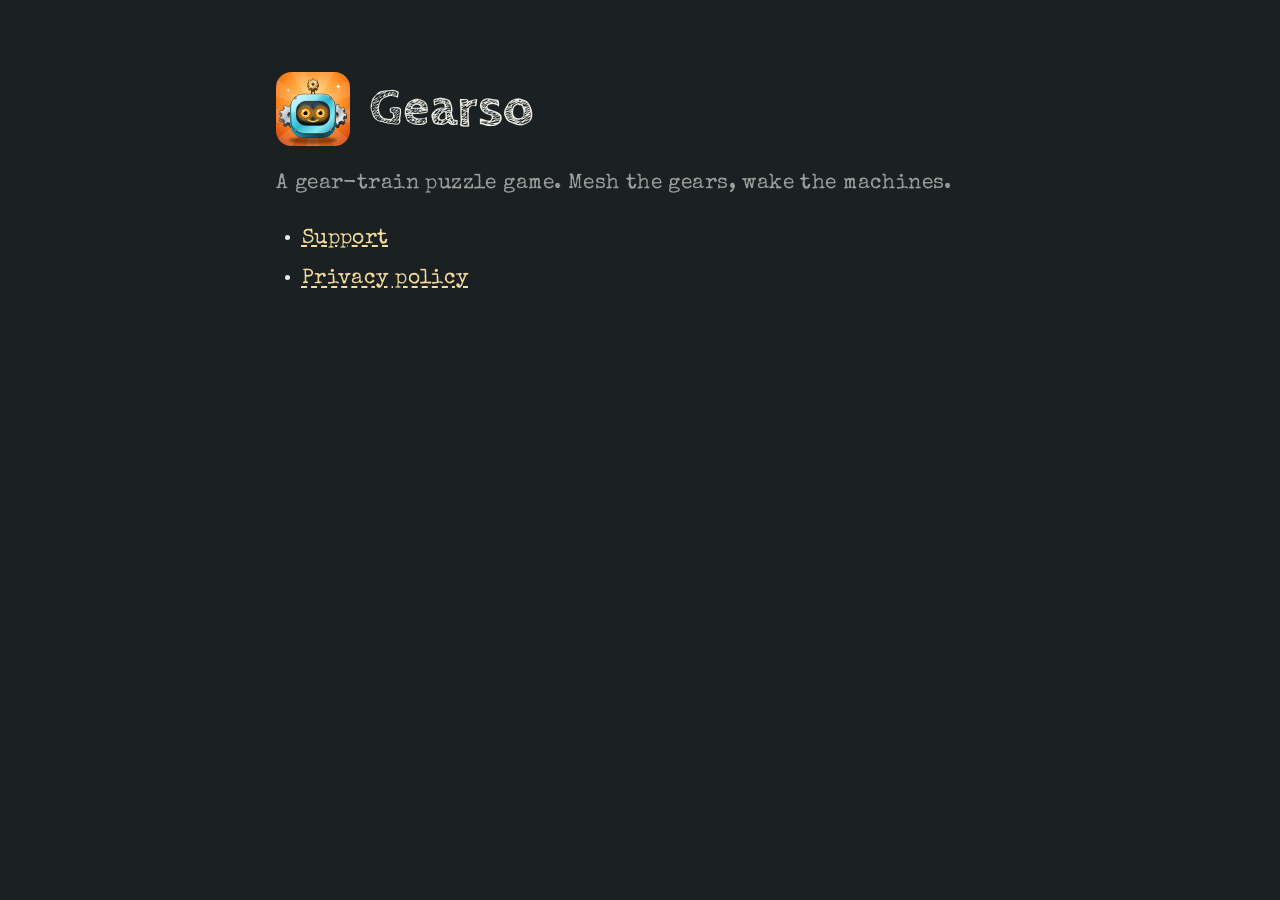
<file: index.html>
<!DOCTYPE html>
<html lang="en">
<head>
<meta charset="utf-8">
<meta name="viewport" content="width=device-width, initial-scale=1">
<meta name="theme-color" content="#1b2022">
<title>Gearso</title>
<link rel="icon" href="icons/icon.svg" type="image/svg+xml">
<link href="https://fonts.googleapis.com/css2?family=Cabin+Sketch:wght@400;700&family=Special+Elite&display=swap" rel="stylesheet">
<link rel="stylesheet" href="css/style.css">
<link rel="stylesheet" href="site.css">
</head>
<body data-theme="brass">
<main class="doc">
  <header><img src="icons/icon.svg" alt=""><h1>Gearso</h1></header>
  <p class="lede">A gear-train puzzle game. Mesh the gears, wake the machines.</p>
  <ul>
    <li><a href="support.html">Support</a></li>
    <li><a href="privacy.html">Privacy policy</a></li>
  </ul>
</main>
</body>
</html>
</file>
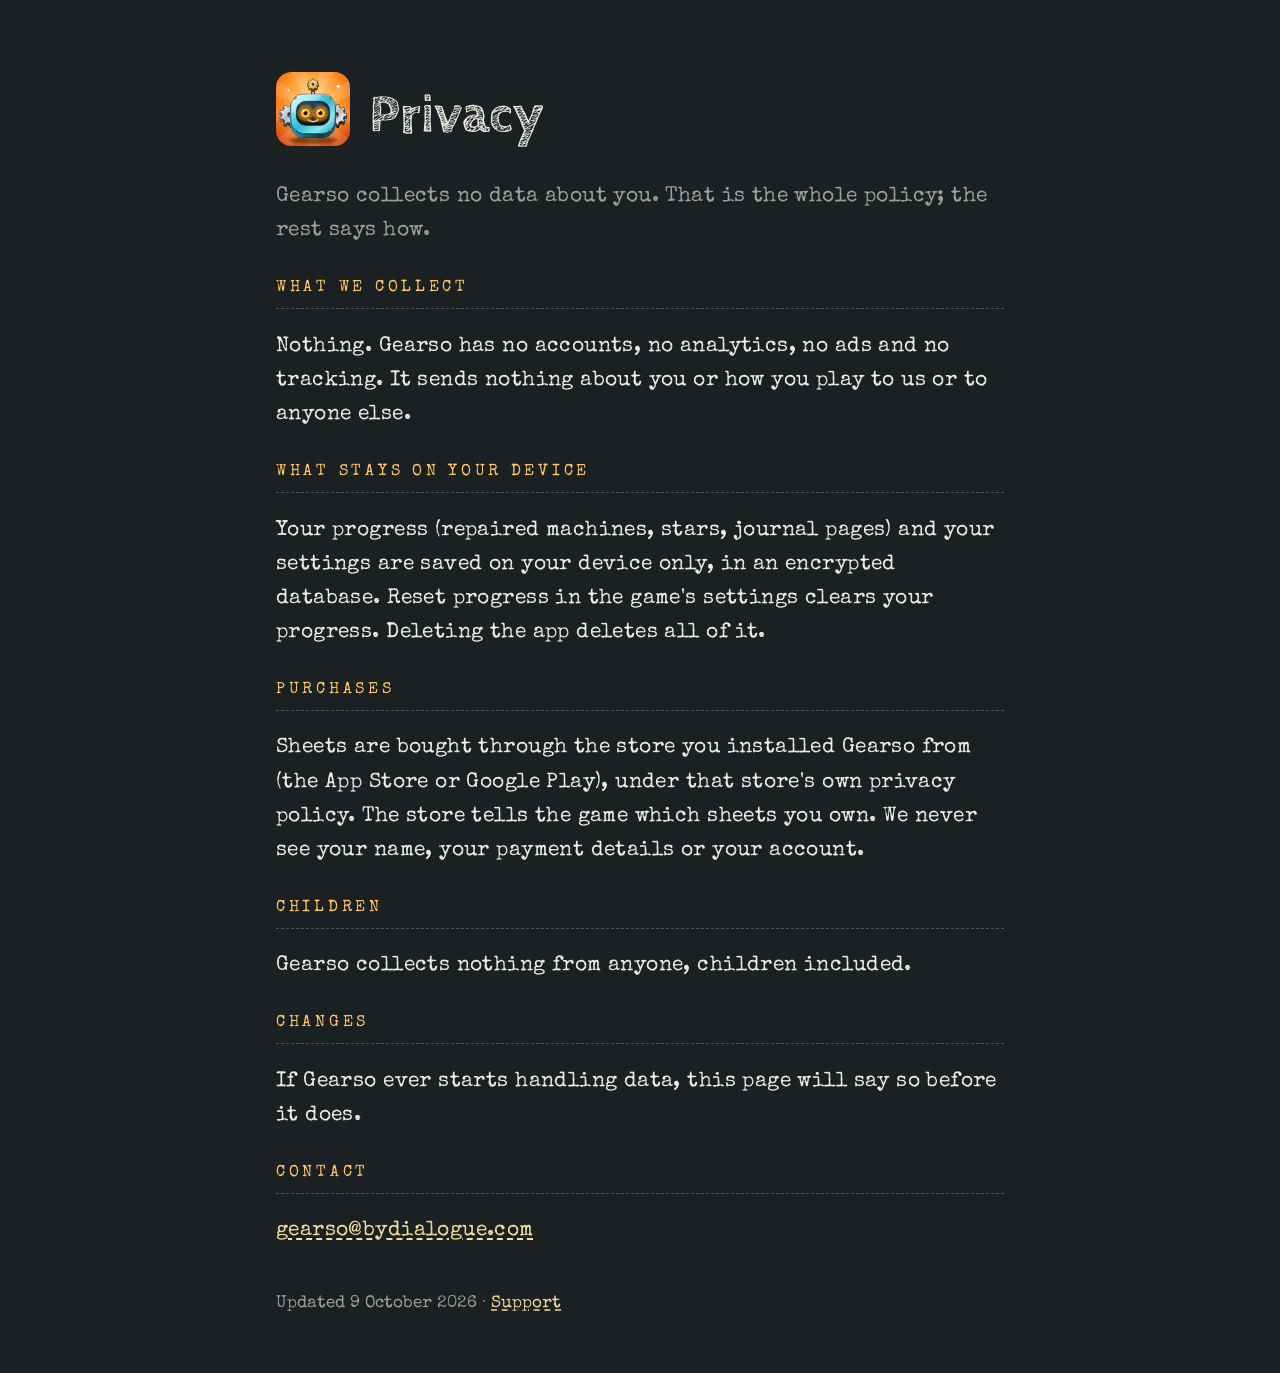
<file: privacy.html>
<!DOCTYPE html>
<html lang="en">
<head>
<meta charset="utf-8">
<meta name="viewport" content="width=device-width, initial-scale=1">
<meta name="theme-color" content="#1b2022">
<title>Gearso Privacy Policy</title>
<link rel="icon" href="icons/icon.svg" type="image/svg+xml">
<link href="https://fonts.googleapis.com/css2?family=Cabin+Sketch:wght@400;700&family=Special+Elite&display=swap" rel="stylesheet">
<link rel="stylesheet" href="css/style.css">
<link rel="stylesheet" href="site.css">
</head>
<body data-theme="brass">
<main class="doc">
  <header><a href="index.html"><img src="icons/icon.svg" alt="Gearso"></a><h1>Privacy</h1></header>
  <p class="lede">Gearso collects no data about you. That is the whole policy; the rest says how.</p>

  <h2>What we collect</h2>
  <p>Nothing. Gearso has no accounts, no analytics, no ads and no tracking. It sends nothing about you or how you play
    to us or to anyone else.</p>

  <h2>What stays on your device</h2>
  <p>Your progress (repaired machines, stars, journal pages) and your settings are saved on your device only, in an
    encrypted database. Reset progress in the game's settings clears your progress. Deleting the app deletes all of it.</p>

  <h2>Purchases</h2>
  <p>Sheets are bought through the store you installed Gearso from (the App Store or Google Play), under that store's own
    privacy policy. The store tells the game which sheets you own. We never see your name, your payment details or your
    account.</p>

  <h2>Children</h2>
  <p>Gearso collects nothing from anyone, children included.</p>

  <h2>Changes</h2>
  <p>If Gearso ever starts handling data, this page will say so before it does.</p>

  <h2>Contact</h2>
  <p><a href="mailto:gearso@bydialogue.com">gearso@bydialogue.com</a></p>

  <footer>Updated 9 October 2026 · <a href="support.html">Support</a></footer>
</main>
</body>
</html>
</file>
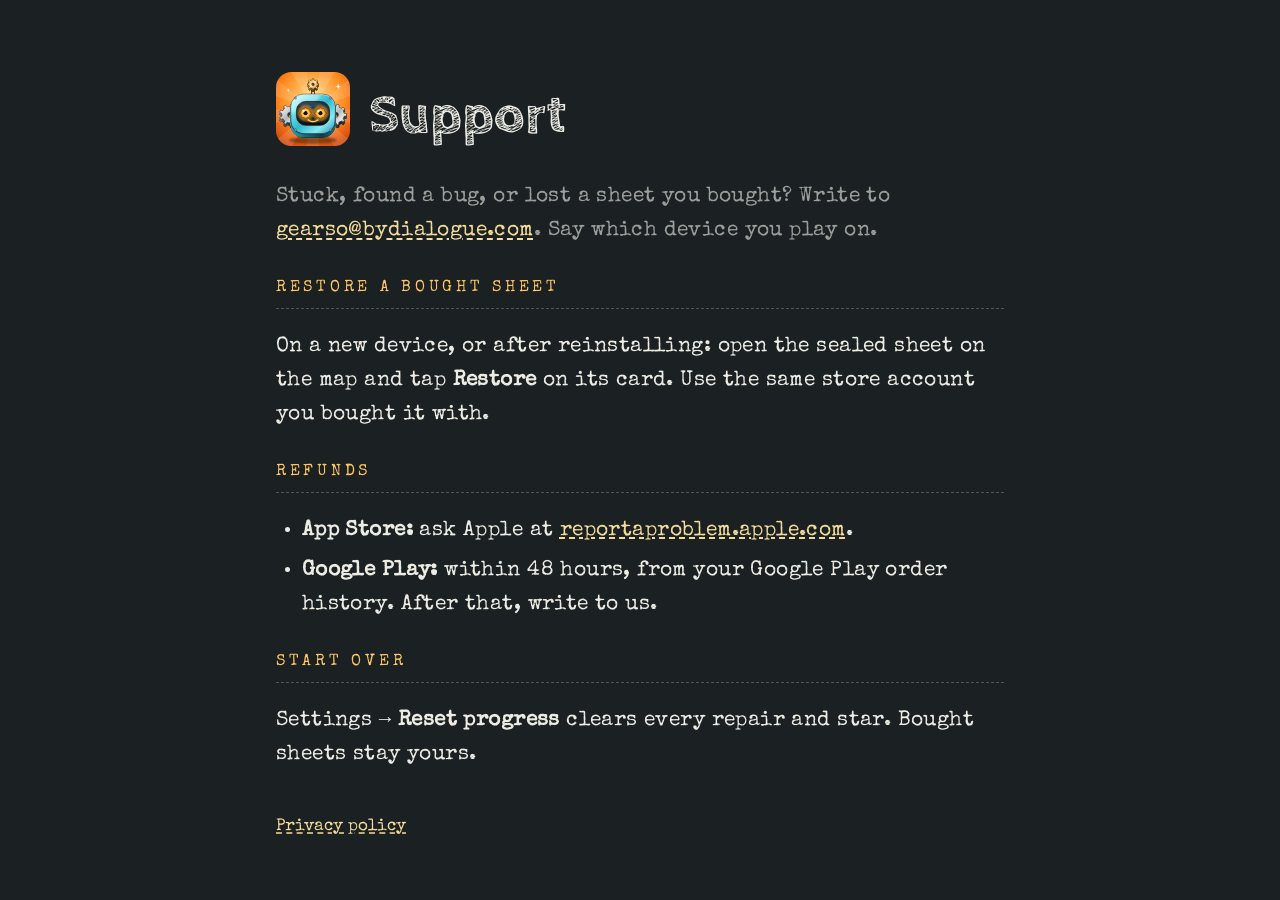
<file: support.html>
<!DOCTYPE html>
<html lang="en">
<head>
<meta charset="utf-8">
<meta name="viewport" content="width=device-width, initial-scale=1">
<meta name="theme-color" content="#1b2022">
<title>Gearso Support</title>
<link rel="icon" href="icons/icon.svg" type="image/svg+xml">
<link href="https://fonts.googleapis.com/css2?family=Cabin+Sketch:wght@400;700&family=Special+Elite&display=swap" rel="stylesheet">
<link rel="stylesheet" href="css/style.css">
<link rel="stylesheet" href="site.css">
</head>
<body data-theme="brass">
<main class="doc">
  <header><a href="index.html"><img src="icons/icon.svg" alt="Gearso"></a><h1>Support</h1></header>
  <p class="lede">Stuck, found a bug, or lost a sheet you bought? Write to
    <a href="mailto:gearso@bydialogue.com">gearso@bydialogue.com</a>. Say which device you play on.</p>

  <h2>Restore a bought sheet</h2>
  <p>On a new device, or after reinstalling: open the sealed sheet on the map and tap <b>Restore</b> on its card. Use the
    same store account you bought it with.</p>

  <h2>Refunds</h2>
  <ul>
    <li><b>App Store:</b> ask Apple at <a href="https://reportaproblem.apple.com">reportaproblem.apple.com</a>.</li>
    <li><b>Google Play:</b> within 48 hours, from your Google Play order history. After that, write to us.</li>
  </ul>

  <h2>Start over</h2>
  <p>Settings → <b>Reset progress</b> clears every repair and star. Bought sheets stay yours.</p>

  <footer><a href="privacy.html">Privacy policy</a></footer>
</main>
</body>
</html>
</file>
<file: css/style.css>
/* Gearso — styles. Themes: body[data-theme=brass|silver|iron|crystal] */
:root{
  --l1:#f2b54f; --l2:#8fd8ff;
  --board:#1b2022; --board-hi:#283034;
  --chalk:#ecebe4; --chalk-2:rgba(236,235,228,.62); --chalk-3:rgba(236,235,228,.26);
  --slate:#2f4352; --slate-2:#3d5868;
  --brass:#caa14e; --brass-hi:#f3dc9b; --brass-lo:#6e4f18;
  --copper:#c0703f; --rust:#7b3a1c;
  --ok:#9fe0a8; --warn:#f2b54f; --bad:#ec6a55; --glow:#ffc766;
  --accent:var(--brass); --accent-hi:var(--brass-hi);
  --frame:12px;
  /* blueprint sheets: cyanotype paper, white ink, brass ink for repaired machines, red stamps, wax */
  --bp-paper:#17497c; --bp-paper-hi:#2463a0; --bp-paper-lo:#0c2c52;
  --bp-ink:rgba(228,241,255,.94); --bp-ink-2:rgba(214,232,255,.58); --bp-ink-3:rgba(214,232,255,.26);
  --bp-grid:rgba(200,225,255,.07); --bp-grid-major:rgba(200,225,255,.15); --bp-wash:rgba(200,225,255,.04);
  --bp-brass:#f3d58c; --bp-brass-glow:rgba(255,206,110,.55); --bp-brass-wash:rgba(243,213,140,.1);
  --bp-stamp:#ff6b52;
  --bp-vellum:rgba(214,226,236,.14); --bp-vellum-hi:rgba(236,244,250,.26); --bp-vellum-lo:rgba(170,190,210,.12);
  --bp-wax:#9c2a22; --bp-wax-hi:#e0644f; --bp-wax-lo:#4e100c;
  /* bevel gear: a brass cone, lit from the top left */
  --bevel-tooth:#f1d48c; --bevel-tooth-mid:#c99a45; --bevel-tooth-lo:#8a6420; --bevel-tooth-edge:#6b4a12;
  --bevel-cone:#6e4f18; --bevel-cone-lo:#2e1f05; --bevel-root:#3a2706;
  --rv-steel-lo:#3a434b; --rv-badge:#f1d48c;
  --bevel-light:rgba(255,246,214,.38); --bevel-dark:rgba(20,12,0,.5);
  --frame-grad:linear-gradient(135deg,#8a6424,#f0d48c 18%,#9b7330 35%,#5e4214 55%,#d8b25e 75%,#6e4f18);
}
body[data-theme="silver"]{--board:#1a1f24;--board-hi:#28313b;--accent:#c9d3da;--accent-hi:#f1f6f9;
  --frame-grad:linear-gradient(135deg,#6f7a82,#f4f8fb 18%,#9aa6ae 35%,#4c555c 55%,#dfe7ec 75%,#5c666d)}
body[data-theme="iron"]{--board:#1e1b19;--board-hi:#2e2925;--accent:#d08a55;--accent-hi:#f6c7a4;
  --frame-grad:linear-gradient(135deg,#3f3b38,#9a918a 18%,#57504b 35%,#2a2623 55%,#b0714a 75%,#3a302a)}
body[data-theme="crystal"]{--board:#141b24;--board-hi:#22304a;--accent:#9fe6f5;--accent-hi:#e1fbff;
  --frame-grad:linear-gradient(135deg,#3d6f80,#e1fbff 18%,#7fc4d6 35%,#27505e 55%,#bdefff 75%,#3a6674)}
body[data-theme="clock"]{--board:#1b1716;--board-hi:#2c2421;--accent:#e0b866;--accent-hi:#fbe7ad;
  --frame-grad:linear-gradient(135deg,#2a1c14,#e0b866 18%,#5a3a22 38%,#1e1410 55%,#f3dc9b 75%,#3a2616)}
body[data-theme="brine"]{--board:#11201f;--board-hi:#1c3432;--accent:#6fbfa2;--accent-hi:#c8f2e2;
  --frame-grad:linear-gradient(135deg,#6a3a1e,#e9a577 18%,#3f8c78 38%,#2a4a40 55%,#c9774a 75%,#4b2a16)}
*{box-sizing:border-box}
html,body{margin:0;height:100%;height:100dvh;overscroll-behavior:none;-webkit-tap-highlight-color:transparent;background:var(--board);color:var(--chalk);overflow:hidden;
  font-family:'Special Elite','Courier New',monospace;-webkit-font-smoothing:antialiased;user-select:none;-webkit-user-select:none;transition:background .8s}
body{--rivet:radial-gradient(circle at 35% 35%,#fff3c8,var(--accent) 45%,#3a2a10 100%)}
button{font:inherit;color:inherit}

/* ---------- chalkboard backdrop ---------- */
#backdrop{position:fixed;inset:0;pointer-events:none;transition:background .8s;
  background:
    radial-gradient(ellipse 60% 45% at 30% 30%, rgba(255,255,255,.055), transparent 70%),
    radial-gradient(ellipse 50% 40% at 75% 70%, rgba(255,255,255,.04), transparent 70%),
    radial-gradient(ellipse 35% 25% at 60% 15%, rgba(255,255,255,.035), transparent 70%),
    radial-gradient(ellipse at center, var(--board-hi) 0%, var(--board) 70%, #0f1314 100%);}
#grain{position:fixed;inset:0;pointer-events:none;opacity:.22;mix-blend-mode:screen;background-size:512px 512px}
#vignette{position:fixed;inset:0;pointer-events:none;z-index:50;
  background:radial-gradient(ellipse 85% 75% at 50% 42%, transparent 55%, rgba(0,0,0,.55) 100%),
             radial-gradient(ellipse 40% 30% at 50% 8%, rgba(255,200,120,.06), transparent 70%)}
#frame{position:fixed;inset:0;pointer-events:none;z-index:60;border:var(--frame) solid transparent;border-image:var(--frame-grad) 1;
  box-shadow:inset 0 0 0 1px rgba(0,0,0,.6), inset 0 0 50px rgba(0,0,0,.65)}
#frame i{position:absolute;width:9px;height:9px;border-radius:50%;background:var(--rivet);box-shadow:0 1px 2px #000}
#frame i:nth-child(1){top:-11px;left:-11px}#frame i:nth-child(2){top:-11px;right:-11px}
#frame i:nth-child(3){bottom:-11px;left:-11px}#frame i:nth-child(4){bottom:-11px;right:-11px}
#bg-deco{position:fixed;inset:-30px;width:calc(100% + 60px);height:calc(100% + 60px);pointer-events:none;
  transition:transform .8s cubic-bezier(.2,.7,.2,1), opacity .35s}
#bg-deco.fading{opacity:0}
#fx{position:fixed;inset:0;width:100%;height:100%;pointer-events:none;z-index:40}
.shared-defs{position:absolute;width:0;height:0;overflow:hidden}

/* ---------- screens ---------- */
.screen{position:fixed;inset:var(--frame);display:flex;flex-direction:column;opacity:0;visibility:hidden;
  padding:env(safe-area-inset-top) env(safe-area-inset-right) env(safe-area-inset-bottom) env(safe-area-inset-left);
  transform:scale(.94);transition:opacity .55s ease, transform .9s cubic-bezier(.7,0,.2,1), visibility 0s .9s}
.screen.active{opacity:1;visibility:visible;transform:none;transition:opacity .6s ease .15s, transform .9s cubic-bezier(.7,0,.2,1), visibility 0s}
.screen.zoomed{transform:scale(3.2);opacity:0;visibility:hidden;transition:opacity .5s ease .25s, transform .9s cubic-bezier(.7,0,.2,1), visibility 0s .9s}

/* ---------- buttons ---------- */
.btn{cursor:pointer;border:0;padding:.55em 1.1em;border-radius:7px;font-size:15px;letter-spacing:.04em;transition:transform .15s, box-shadow .15s, filter .15s}
.btn:active{transform:translateY(1px) scale(.98)}
.btn:focus-visible,.task:focus-visible{outline:2px dashed var(--glow);outline-offset:3px}
.btn.brass{color:#2a1c06;
  background:
    radial-gradient(circle at 8px 8px,#fff3c8 0 1.5px,#6e4f18 2.5px,transparent 3.2px),
    radial-gradient(circle at calc(100% - 8px) 8px,#fff3c8 0 1.5px,#6e4f18 2.5px,transparent 3.2px),
    radial-gradient(circle at 8px calc(100% - 8px),#fff3c8 0 1.5px,#6e4f18 2.5px,transparent 3.2px),
    radial-gradient(circle at calc(100% - 8px) calc(100% - 8px),#fff3c8 0 1.5px,#6e4f18 2.5px,transparent 3.2px),
    linear-gradient(180deg,#f6de9c 0%,#d2a64f 22%,#a97d2c 60%,#7a5719 100%);
  box-shadow:inset 0 1px 0 rgba(255,255,255,.6), inset 0 -2px 0 rgba(0,0,0,.3), 0 4px 0 #4a3309, 0 8px 18px rgba(0,0,0,.5);
  text-shadow:0 1px 0 rgba(255,240,200,.6)}
.btn.brass:hover{filter:brightness(1.08);transform:translateY(-1px)}
.btn.big{font-size:20px;padding:.75em 1.8em}
.btn.ghost{background:rgba(255,255,255,.03);border:1.5px dashed var(--chalk-3);color:var(--chalk)}
.btn.ghost:hover{border-color:var(--chalk-2);background:rgba(255,255,255,.07)}
.btn.icon{width:44px;height:44px;padding:0;display:grid;place-items:center;font-size:18px;flex:none}
.btn.ghost.dark{border-color:rgba(42,28,6,.5);color:#2a1c06;background:rgba(255,255,255,.15)}
.btn.small{font-size:12px;padding:.45em .8em}

/* ---------- title ---------- */
#scr-title{align-items:center;justify-content:center;text-align:center}
#title-train{position:absolute;left:0;right:0;bottom:0;width:100%;height:46%;opacity:.95}
.title-card{position:relative;z-index:2;margin-top:-14vh;padding:0 16px}
.eyebrow{font-size:14px;letter-spacing:.4em;text-transform:uppercase;color:var(--brass-hi);opacity:.85}
h1.logo{font-family:'Cabin Sketch',cursive;font-weight:700;font-size:clamp(64px,13vw,150px);margin:.05em 0 .1em;line-height:1;color:var(--chalk);text-shadow:0 0 1px #fff,0 0 18px rgba(255,255,255,.12)}
h1.logo span{display:inline-block;opacity:0;transform:translateY(-14px) rotate(-6deg);animation:letterIn .5s cubic-bezier(.3,1.5,.5,1) forwards}
h1.logo span.o{color:var(--brass);text-shadow:0 0 22px rgba(255,190,90,.35)}
@keyframes letterIn{to{opacity:1;transform:none}}
.tag{max-width:600px;margin:0 auto 28px;font-size:17px;line-height:1.6;color:var(--chalk-2);opacity:0;animation:fadeUp .8s ease 1.1s forwards}
.tag em{color:var(--brass-hi);font-style:normal}
.title-card .btn{opacity:0;animation:fadeUp .8s ease 1.5s forwards}
.hint-row{margin-top:18px;font-size:13px;letter-spacing:.2em;color:var(--chalk-3);opacity:0;animation:fadeUp .8s ease 1.8s forwards}
@keyframes fadeUp{from{opacity:0;transform:translateY(10px)}to{opacity:1;transform:none}}
.underline{display:block;margin:0 auto 18px;width:min(420px,80vw);height:14px}
.underline path{fill:none;stroke:var(--chalk-2);stroke-width:3;stroke-linecap:round;stroke-dasharray:500;stroke-dashoffset:500;animation:draw 1s ease .8s forwards}

/* ---------- topbar ---------- */
.topbar{display:flex;align-items:center;gap:10px;padding:12px 16px 6px;position:relative;z-index:3;min-height:60px}
.brand{font-family:'Cabin Sketch',cursive;font-weight:700;font-size:28px;letter-spacing:.02em}
.brand b{color:var(--brass)}
.titleblock{min-width:0;line-height:1.1}
.titleblock.center{flex:1;text-align:center}
.kicker{font-size:11px;letter-spacing:.22em;text-transform:uppercase;color:var(--accent-hi);opacity:.85;white-space:nowrap;overflow:hidden;text-overflow:ellipsis}
.brand-sm{font-family:'Cabin Sketch',cursive;font-weight:700;font-size:26px;color:var(--chalk);white-space:nowrap;overflow:hidden;text-overflow:ellipsis}
.chip{font-size:13px;padding:6px 10px;border-radius:20px;border:1px solid var(--chalk-3);color:var(--glow);white-space:nowrap}
.spacer{flex:1}
.dots{display:inline-flex;gap:4px;vertical-align:middle;margin-left:4px}
.dots i{width:7px;height:7px;border-radius:50%;border:1.3px solid var(--accent-hi);opacity:.7}
.dots i.on{background:var(--ok);border-color:var(--ok)}
.dots i.cur{background:var(--glow);border-color:var(--glow);opacity:1;box-shadow:0 0 6px var(--glow)}

/* ---------- the map: blueprint sheets, five machines each (js/ui/blueprint.js) ---------- */
.map{position:relative;flex:1;min-height:0;overflow-y:auto;overflow-x:hidden;-webkit-overflow-scrolling:touch;padding:0 0 18px}
.atlas{position:relative;width:100%;max-width:520px;margin:0 auto}
.bp-tabs{position:sticky;top:0;z-index:5;display:flex;justify-content:center;gap:8px;padding:6px 16px 10px;
  background:linear-gradient(180deg,var(--board) 70%,transparent)}
/* every tab the same: as wide as its neighbours, the numeral over the name, a long name cut short */
.bp-tab{flex:1 1 0;min-width:0;max-width:150px;display:flex;flex-direction:column;align-items:center;gap:1px;cursor:pointer;
  padding:6px 10px 7px;border-radius:8px 8px 3px 3px;color:var(--chalk-2);
  background:linear-gradient(180deg,var(--bp-paper-hi),var(--bp-paper-lo));border:1px solid var(--bp-ink-3);border-bottom-width:3px;
  font-size:12px;letter-spacing:.08em;opacity:.62;transition:opacity .25s,transform .25s,box-shadow .25s}
.bp-tab b{font-family:'Cabin Sketch',cursive;font-size:17px;line-height:1.1;color:var(--bp-ink)}
.bp-tab span{max-width:100%;white-space:nowrap;overflow:hidden;text-overflow:ellipsis}
.bp-tab.on{opacity:1;transform:translateY(2px);box-shadow:0 6px 16px rgba(0,0,0,.4);border-bottom-color:var(--brass)}
.bp-tab.sealed b::after{content:' ⚿';font-family:'Special Elite','Courier New',monospace;font-size:12px;color:var(--bp-wax-hi)}
.bp-tab.approved b{color:var(--brass-hi)}
.bp-tab:focus-visible{outline:2px dashed var(--glow);outline-offset:3px}
.bp-row{display:flex;overflow-x:auto;overflow-y:hidden;scroll-snap-type:x mandatory;scrollbar-width:none;overscroll-behavior-x:contain}
.bp-row::-webkit-scrollbar{display:none}
.bp-panel{flex:0 0 100%;scroll-snap-align:center;padding:4px 16px 8px}
/* the sheet: pinned to the board, a hair crooked, lit from the top left */
.bp-sheet{position:relative;transform:rotate(-.5deg);border-radius:3px;
  box-shadow:0 2px 0 rgba(255,255,255,.04),0 18px 40px rgba(0,0,0,.55),0 4px 10px rgba(0,0,0,.4)}
.bp-panel:nth-child(even) .bp-sheet{transform:rotate(.45deg)}
.bp-sheet::before,.bp-sheet::after{content:'';position:absolute;top:9px;width:13px;height:13px;border-radius:50%;z-index:3;
  background:radial-gradient(circle at 35% 35%,#fff3c8,var(--brass) 45%,#3a2a10 100%);box-shadow:0 3px 4px rgba(0,0,0,.6)}
.bp-sheet::before{left:9px}.bp-sheet::after{right:9px}
.bp-svg{display:block;width:100%;height:auto;border-radius:3px}
/* paper and frame */
.bp-paper{stop-color:var(--bp-paper)}.bp-paper-hi{stop-color:var(--bp-paper-hi)}.bp-paper-lo{stop-color:var(--bp-paper-lo)}
.bp-grid-minor{fill:none;stroke:var(--bp-grid);stroke-width:.6}
.bp-grid-major{fill:none;stroke:var(--bp-grid-major);stroke-width:.9}
.bp-fibre{fill:#fff;mix-blend-mode:screen}
.bp-crease{stroke:rgba(0,0,0,.18);stroke-width:1}.bp-crease.lit{stroke:rgba(255,255,255,.06)}
.bp-border{fill:none;stroke:var(--bp-ink-2);stroke-width:1.6}.bp-border.thin{stroke-width:.7}
.bp-kicker{font-size:10.5px;letter-spacing:.24em;text-transform:uppercase;fill:var(--bp-ink-2)}
/* lines: ink, construction and centre lines */
.bp-gear .bp-teeth,.bp-gear .bp-web,.bp-gear .bp-hub,.bp-gear .bp-spoke{fill:none;stroke:var(--bp-ink-2);stroke-width:1.1;stroke-linejoin:round}
.bp-gear .bp-teeth{fill:var(--bp-wash)}
.bp-gear.live .bp-teeth{stroke:var(--bp-ink)}
.bp-centre{fill:none;stroke:var(--bp-ink-3);stroke-width:.7;stroke-dasharray:14 3 2 3}
.bp-pitch{fill:none;stroke:var(--bp-ink-3);stroke-width:.7;stroke-dasharray:14 3 2 3}
.bp-rot{transform-box:view-box;transform-origin:0 0;animation:spin 30s linear infinite;animation-play-state:paused}
.bp-gear.live .bp-rot{animation-play-state:running}
.bp-note{font-size:11px;letter-spacing:.16em;text-transform:uppercase;fill:var(--bp-ink-2)}
.bp-note.mid{text-anchor:middle}
/* a machine detail: the robot drawn as line art inside its gear */
.bp-art *{fill:none !important;stroke:var(--bp-ink);stroke-width:2.4;stroke-linecap:round;stroke-linejoin:round;filter:none !important}
.bp-detail.done .bp-art *{stroke:var(--bp-brass);filter:drop-shadow(0 0 2px var(--bp-brass-glow)) !important}
.bp-detail.done .bp-art .pt-heart,.bp-detail.done .bp-art .pt-glow{fill:var(--bp-brass-glow) !important}
.bp-detail.done .bp-gear.big .bp-teeth{stroke:var(--bp-brass);fill:var(--bp-brass-wash);filter:drop-shadow(0 0 3px var(--bp-brass-glow))}
.bp-detail.locked .bp-art{opacity:0}
.bp-detail.teaser .bp-art{opacity:.5}
.bp-detail.locked .bp-gear .bp-teeth{stroke:var(--bp-ink-3);stroke-dasharray:3 5;fill:none}
.bp-detail.locked .bp-gear .bp-web{display:none}
.bp-gear.idler:not(.live) .bp-teeth,.bp-gear.idler:not(.live) .bp-spoke,.bp-gear.idler:not(.live) .bp-hub{stroke:var(--bp-ink-3)}
.bp-q{font-family:'Cabin Sketch',cursive;font-weight:700;font-size:44px;text-anchor:middle;fill:var(--bp-ink-3)}
.bp-pencil{fill:none;stroke:var(--glow);stroke-width:1.6;stroke-dasharray:3 6;animation:pencil 9s linear infinite;filter:drop-shadow(0 0 3px var(--glow))}
@keyframes pencil{to{stroke-dashoffset:-90}}
.bp-balloon{fill:var(--bp-paper);stroke:var(--bp-ink);stroke-width:1.2}
.bp-balloon-t{font-family:'Cabin Sketch',cursive;font-weight:700;font-size:15px;text-anchor:middle;fill:var(--bp-ink)}
.bp-detail.done .bp-balloon{stroke:var(--bp-brass)}.bp-detail.done .bp-balloon-t{fill:var(--bp-brass)}
.bp-detail.locked .bp-balloon,.bp-detail.locked .bp-balloon-t{opacity:.45}
.bp-leader{fill:none;stroke:var(--bp-ink-2);stroke-width:.9}
.bp-label{font-family:'Cabin Sketch',cursive;font-weight:700;font-size:24px;fill:var(--bp-ink);letter-spacing:.02em}
.bp-sub{font-size:10.5px;letter-spacing:.1em;text-transform:uppercase;fill:var(--bp-ink-2)}
.bp-detail .bp-note{fill:var(--glow)}
.bp-detail.done .bp-label{fill:var(--bp-brass)}
.bp-detail.locked .bp-label{fill:var(--bp-ink-2);letter-spacing:.2em}
.bp-detail.locked .bp-sub{font-style:italic;fill:var(--bp-ink-3)}
.bp-detail{transition:opacity .4s}
.bp-detail.rattle{animation:rattle .45s ease}
/* rubber stamps */
.bp-stamp{opacity:.88;mix-blend-mode:screen}
.bp-stamp-o{fill:none;stroke:var(--bp-stamp);stroke-width:2.6}
.bp-stamp-i{fill:none;stroke:var(--bp-stamp);stroke-width:1}
.bp-stamp-t{font-family:'Special Elite';font-size:12px;letter-spacing:.24em;text-anchor:middle;fill:var(--bp-stamp)}
.bp-stamp.big .bp-stamp-t{font-size:16px;letter-spacing:.3em}
/* title block */
.bp-tb{fill:var(--bp-paper-lo);stroke:var(--bp-ink);stroke-width:1.4}
.bp-tb-line{stroke:var(--bp-ink-2);stroke-width:.8}
.bp-tb-k{font-size:10px;letter-spacing:.12em;text-transform:uppercase;fill:var(--bp-ink-2)}
.bp-tb-name{font-family:'Cabin Sketch',cursive;font-weight:700;font-size:24px;fill:var(--bp-ink)}
/* tap targets over the gears */
.bp-hit{position:absolute;z-index:2;border:0;padding:0;border-radius:50%;background:none;cursor:pointer;-webkit-tap-highlight-color:transparent}
.bp-hit.locked{cursor:help}
.bp-hit:focus-visible{outline:2px dashed var(--glow);outline-offset:2px}
/* a sealed sheet: vellum over the drawing, a wax seal and the price tag */
.bp-panel.sealed .bp-train,.bp-panel.sealed .bp-detail{opacity:.55}
.bp-vellum{position:absolute;inset:0;z-index:4;display:flex;flex-direction:column;align-items:center;justify-content:center;gap:18px;border-radius:3px;
  background:linear-gradient(160deg,var(--bp-vellum-hi),var(--bp-vellum) 60%,var(--bp-vellum-lo));-webkit-backdrop-filter:blur(1.2px) saturate(.8);backdrop-filter:blur(1.2px) saturate(.8);
  box-shadow:inset 0 0 0 1px rgba(255,255,255,.18)}
.bp-seal{position:relative;width:92px;height:92px;border-radius:47% 53% 50% 48%;display:grid;place-items:center;
  background:radial-gradient(circle at 36% 30%,var(--bp-wax-hi),var(--bp-wax) 52%,var(--bp-wax-lo) 100%);
  box-shadow:0 8px 18px rgba(0,0,0,.45),inset 0 -4px 10px rgba(0,0,0,.35),inset 0 3px 6px rgba(255,255,255,.18)}
.bp-seal::before{content:'';position:absolute;inset:13px;border-radius:50%;border:2px solid rgba(0,0,0,.28);box-shadow:inset 0 0 0 5px rgba(255,255,255,.06)}
.bp-seal b{position:relative;font-family:'Cabin Sketch',cursive;font-size:32px;color:rgba(40,8,6,.75);text-shadow:0 1px 0 rgba(255,255,255,.18)}
.bp-tag{display:flex;flex-direction:column;align-items:center;gap:4px;padding:14px 22px 16px;border-radius:10px;text-align:center;color:var(--chalk);
  background:rgba(14,20,26,.86);border:1px solid var(--bp-ink-3);box-shadow:0 12px 28px rgba(0,0,0,.45)}
.bp-tag small{font-size:10px;letter-spacing:.3em;text-transform:uppercase;color:var(--bp-wax-hi)}
.bp-tag strong{font-family:'Cabin Sketch',cursive;font-size:26px;line-height:1.1}
.bp-tag span{font-size:12px;letter-spacing:.08em;color:var(--chalk-2);margin-bottom:8px}
.bp-seal.small{width:64px;height:64px;flex:none}.bp-seal.small::before{inset:9px}.bp-seal.small b{font-size:22px}
.buy-sheet .sh-blurb{margin-top:10px}
/* the offer card (shop.js): the sheet's robots in silhouette, and a torn page of it */
.by-cast{display:flex;justify-content:space-between;gap:4px;margin:14px 0 2px}
.by-cast svg{width:19%;aspect-ratio:5/4;filter:brightness(0) drop-shadow(0 0 1.5px var(--bp-wax-hi)) drop-shadow(0 0 6px rgba(224,100,79,.35));opacity:.85}
.by-stall{margin:10px 0 0;font-size:13px;color:var(--glow)}
.by-page{position:relative;margin:12px 4px 4px;padding:12px 16px 18px;color:#3b2a14;transform:rotate(-1.2deg);
  background:radial-gradient(ellipse at 30% 20%,#f6ead0,#e8d6ad 70%,#d9c08c);box-shadow:0 8px 18px rgba(0,0,0,.45);
  clip-path:polygon(0 4%,8% 0,22% 3%,37% 0,53% 2.5%,68% 0,84% 3%,100% 0,99% 55%,100% 74%,94% 86%,86% 79%,77% 93%,66% 84%,55% 97%,44% 86%,33% 95%,22% 83%,12% 93%,5% 84%,0 90%)}
.by-page figcaption{font-size:10.5px;letter-spacing:.18em;text-transform:uppercase;color:#8a6a3a}
.by-page p{margin:4px 0 0;font-size:14px;line-height:1.5;-webkit-mask-image:linear-gradient(90deg,#000 55%,transparent);mask-image:linear-gradient(90deg,#000 55%,transparent)}
.by-restore{display:block;margin:10px auto 0;border:0;background:none;color:var(--chalk-3);font:inherit;font-size:12px;text-decoration:underline;cursor:pointer}
/* the edge of a sheet (blueprint.js cliffhanger): the APPROVED stamp thumps down, the next sheet's seal beckons */
.bp-stamp.thump{animation:thump .5s cubic-bezier(.2,1.6,.4,1) both;transform-box:fill-box;transform-origin:center}
@keyframes thump{from{opacity:0;scale:2.4}60%{opacity:1;scale:.92}}
.bp-seal.beckon{animation:beckon 1.1s ease-in-out 2}
@keyframes beckon{50%{transform:scale(1.12);box-shadow:0 0 0 12px rgba(224,100,79,0),0 0 26px 6px rgba(224,100,79,.55),inset 0 -4px 10px rgba(0,0,0,.35)}}
.bp-tab.sealed.ready b{animation:waxGlow 2.4s ease-in-out infinite}
.bp-tab.sealed.beckon b{animation:waxGlow .55s ease-in-out 4}
@keyframes waxGlow{50%{text-shadow:0 0 10px var(--bp-wax-hi),0 0 2px var(--bp-wax-hi)}}
.bp-taste{margin-top:6px;border:0;background:none;color:var(--chalk);font:inherit;font-size:13px;text-decoration:underline;cursor:pointer}
/* unsealing: the wax cracks in two and the vellum lifts away */
.bp-vellum.breaking{pointer-events:none;animation:vellumLift .9s cubic-bezier(.5,0,.7,.4) .55s both}
.bp-vellum.breaking .bp-tag{animation:fadeOut .25s both}
.bp-vellum.breaking .bp-seal{background:none;box-shadow:none}
.bp-vellum.breaking .bp-seal::before{display:none}
.bp-vellum.breaking .bp-seal b{animation:fadeOut .15s both}
.bp-seal i{position:absolute;inset:0;border-radius:inherit;background:radial-gradient(circle at 36% 30%,var(--bp-wax-hi),var(--bp-wax) 52%,var(--bp-wax-lo) 100%)}
.bp-seal i:first-of-type{clip-path:polygon(0 0,58% 0,44% 34%,56% 52%,40% 100%,0 100%);animation:sealL .8s cubic-bezier(.3,0,.6,1) .12s both}
.bp-seal i:last-of-type{clip-path:polygon(58% 0,100% 0,100% 100%,40% 100%,56% 52%,44% 34%);animation:sealR .8s cubic-bezier(.3,0,.6,1) .12s both}
@keyframes sealL{to{transform:translate(-70px,90px) rotate(-38deg);opacity:0}}
@keyframes sealR{to{transform:translate(70px,110px) rotate(44deg);opacity:0}}
@keyframes vellumLift{to{transform:translateY(-14%);opacity:0}}
body.still :is(.bp-stamp.thump,.bp-seal.beckon,.bp-tab.sealed b){animation:none}
body.still :is(.bp-rot,.bp-pencil){animation:none}
/* bottom sheet */
.map-scrim{position:absolute;inset:0;z-index:20;background:rgba(5,7,8,.55);opacity:0;pointer-events:none;transition:opacity .3s}
.map-scrim.show{opacity:1;pointer-events:auto}
.map-sheet{position:absolute;left:50%;bottom:0;z-index:21;width:min(480px,100%);transform:translate(-50%,105%);transition:transform .45s cubic-bezier(.3,1.25,.5,1);
  padding:18px 18px calc(16px + env(safe-area-inset-bottom));border-radius:20px 20px 0 0;color:var(--chalk);
  background:linear-gradient(180deg,#232a2e,#171c1f);border:1.5px solid color-mix(in srgb,var(--tint,#caa14e) 75%,#000);border-bottom:0;
  box-shadow:0 -20px 50px rgba(0,0,0,.55)}
.map-sheet.show{transform:translate(-50%,0)}
.sh-x{position:absolute;top:10px;right:10px;width:36px;height:36px;font-size:14px}
.sh-head{display:flex;align-items:center;gap:12px;padding-right:36px}
.sh-head .portrait{width:96px;flex:none;margin:0}
.sh-kicker{font-size:11px;letter-spacing:.24em;text-transform:uppercase;color:var(--brass-hi)}
.map-sheet h3{font-family:'Cabin Sketch',cursive;font-weight:700;font-size:32px;line-height:1;margin:4px 0 2px}
.sh-machine{font-size:12px;letter-spacing:.14em;text-transform:uppercase;color:var(--chalk-2)}
.sh-blurb{font-size:13.5px;color:var(--chalk-2);line-height:1.5;margin:12px 0}
.sh-foot{display:flex;justify-content:space-between;font-size:12.5px;letter-spacing:.08em}
.sh-state{color:var(--chalk-2)}.sh-state.ok{color:var(--ok)}
.sh-btns{display:flex;gap:10px;margin-top:14px}
.sh-btns .btn{flex:1;min-height:46px;white-space:nowrap;font-size:14px}
.sh-btns .btn[hidden]{display:none}
/* journal */
#btn-journal svg,[data-settings] svg{width:22px;height:22px;fill:none;stroke:var(--chalk);stroke-width:1.6;stroke-linejoin:round}
#btn-journal{position:relative}
#btn-journal.unread::after{content:'';position:absolute;top:6px;right:6px;width:9px;height:9px;border-radius:50%;background:var(--glow);box-shadow:0 0 8px var(--glow);animation:blink 1.4s ease-in-out infinite}
#btn-journal.bump{animation:bump .6s cubic-bezier(.3,1.6,.5,1)}
@keyframes bump{40%{transform:scale(1.3) rotate(-8deg)}}
.journal{position:absolute;inset:0;z-index:25;display:flex;justify-content:center;align-items:stretch;padding:16px;background:rgba(8,10,11,.9);-webkit-backdrop-filter:blur(4px);backdrop-filter:blur(4px);
  opacity:0;pointer-events:none;transition:opacity .35s}
.journal.show{opacity:1;pointer-events:auto}
.jr-book{width:min(480px,100%);display:flex;flex-direction:column;min-height:0;transform:translateY(24px);transition:transform .45s cubic-bezier(.3,1.3,.5,1)}
.journal.show .jr-book{transform:none}
.jr-head{display:flex;align-items:center;justify-content:space-between;padding:4px 2px 12px}
.jr-head h3{font-family:'Cabin Sketch',cursive;font-weight:700;font-size:28px;margin:0;line-height:1}
.jr-head small{font-size:11px;letter-spacing:.22em;text-transform:uppercase;color:var(--chalk-2)}
.jr-pages{flex:1;min-height:0;overflow-y:auto;display:flex;flex-direction:column;gap:18px;padding:6px 6px 30px}
.page{position:relative;flex:none;padding:20px 20px 16px;color:#3b2a14;transform:rotate(var(--tilt));
  background:radial-gradient(ellipse at 30% 20%,#f6ead0,#e8d6ad 70%,#d9c08c);box-shadow:0 10px 24px rgba(0,0,0,.5);
  clip-path:polygon(0 2%,6% 0,14% 1.5%,25% 0,38% 1.2%,52% 0,66% 1.6%,79% 0,90% 1.4%,100% 0,99% 30%,100% 62%,99% 100%,86% 98.6%,71% 100%,57% 98.4%,42% 100%,27% 98.8%,12% 100%,0 98%,1% 60%)}
.page h4{font-family:'Cabin Sketch',cursive;font-weight:700;font-size:23px;margin:4px 0 8px;color:#2a1c06}
.page p{margin:0;font-size:14px;line-height:1.6}
.page.new .pg-where{padding-right:56px}
.pg-where{font-size:10.5px;letter-spacing:.18em;text-transform:uppercase;color:#8a6a3a}
.pg-sign{text-align:right;font-family:'Cabin Sketch',cursive;font-size:18px;margin-top:8px;color:#5a4020}
.pg-new{position:absolute;top:12px;right:14px;font-size:11px;letter-spacing:.2em;text-transform:uppercase;color:#a33a22;border:2px solid #a33a22;
  padding:2px 7px;border-radius:4px;transform:rotate(8deg);opacity:.85}
.page.new{animation:pageIn .7s cubic-bezier(.3,1.4,.5,1) .2s both}
@keyframes pageIn{from{opacity:0;transform:translateY(20px) rotate(-6deg) scale(.95)}}
.page.torn{background:transparent;box-shadow:none;border:1.5px dashed var(--chalk-3);color:var(--chalk-3);clip-path:none;padding:14px 18px}
.page.torn .pg-where{color:var(--chalk-3)}
.page.lost{border-style:dotted;text-align:center}
.pg-hint{font-style:italic;font-size:13px!important}
.pg-unseal{margin-top:6px;border:0;background:none;color:var(--bp-wax-hi);font:inherit;font-size:13px;text-decoration:underline;cursor:pointer}
/* a newly found page, alone on the map (journal.js showNote): the journal's paper, a little bigger */
.intro.note{z-index:20}
.note-card{position:relative;width:min(320px,calc(100% - 72px))}
:is(.note-card,.fly) .page{padding:26px 20px 60px}
:is(.note-card,.fly) .page h4{font-size:24px}
:is(.note-card,.fly) .page p{font-size:14px}
.note-kicker{position:absolute;z-index:1;top:-26px;left:0;right:0;text-align:center;font-size:11px;letter-spacing:.24em;text-transform:uppercase;color:var(--glow)}
#btn-note{position:absolute;left:20px;bottom:16px;min-height:40px}
.intro.note:not(.show) .page.new{animation:none}
.intro.note.kept .note-card{visibility:hidden}
.fly{position:fixed;left:0;top:0;z-index:80;pointer-events:none;transform-origin:0 0;transform-style:preserve-3d;will-change:transform}
.fly-sheet,.fly-half,.fly-q{position:absolute;left:0;top:0;transform-style:preserve-3d}
.fly-half{transform-origin:0 50%}
.fly-q{transform-origin:50% 0}
.fly-face{position:absolute;inset:0;overflow:hidden;-webkit-backface-visibility:hidden;backface-visibility:hidden}
.fly-face .page{position:absolute;margin:0;box-shadow:none}
.fly-paper{transform:rotateX(180deg);background:radial-gradient(ellipse at 30% 20%,#f6ead0,#e8d6ad 70%,#d9c08c);box-shadow:inset 0 0 0 1px rgba(90,64,32,.18)}
.fly-half>.fly-q:first-child>.fly-paper{transform:rotateY(180deg);overflow:visible;
  box-shadow:inset 0 0 0 1px rgba(90,64,32,.18),0 0 12px rgba(255,199,102,.55),0 6px 14px rgba(0,0,0,.5)}
.fly-front{margin:0;animation:none!important}
.fly-seal{position:absolute;left:50%;top:50%;margin:-32px 0 0 -32px;opacity:0}
.fly-spark{position:fixed;left:-3.5px;top:-3.5px;z-index:79;width:7px;height:7px;border-radius:50%;pointer-events:none;opacity:0;
  background:#fff3cf;box-shadow:0 0 6px 2px var(--glow),0 0 14px 4px rgba(255,199,102,.45)}
.fly-burst{position:fixed;left:0;top:0;z-index:81;pointer-events:none}
.fly-burst b{position:absolute;left:0;top:0;translate:-50% -50%;border-radius:50%;border:2px solid var(--glow);box-shadow:0 0 12px var(--glow),inset 0 0 8px var(--glow)}
.fly-burst i{position:absolute;left:-2px;top:-2px;width:4px;height:4px;border-radius:50%;background:#fff3cf;box-shadow:0 0 6px 2px var(--glow)}
body.still :is(.fog-drift,.tv-bob,.node.current::before,.node.done .nd-halo,.jw-edge-q){animation:none}
.portrait{display:block;width:100%;height:auto;max-height:150px;margin:4px 0;overflow:visible}
.pt{filter:url(#chalk)}
.theme-silver .pt-plate{fill:url(#silverGrad)}.theme-iron .pt-plate{fill:url(#ironGrad)}
.pt-plate{fill:url(#slateGrad);stroke:var(--chalk);stroke-width:2}
.pt-copper{fill:url(#copperGrad);stroke:var(--chalk);stroke-width:2}
.pt-brass{fill:url(#brassGrad);stroke:#f3dc9b;stroke-width:1.2}
.pt-line{stroke:var(--chalk-2);stroke-width:2;fill:none;stroke-linecap:round}
.pt-glow{fill:#ffc766;filter:drop-shadow(0 0 4px #ffb34a)}
.pt-heart{fill:url(#heartGrad)}
.pt-crystal{fill:url(#crystalGrad);stroke:#c9f6ff;stroke-width:1.5}
.card-bar,.bar{height:6px;border-radius:3px;background:rgba(255,255,255,.08);overflow:hidden;margin-bottom:8px}
.card-bar i,.bar i{display:block;height:100%;background:linear-gradient(90deg,var(--brass),var(--glow));border-radius:3px;transition:width .8s}
.card-stars{color:var(--glow)}.card-state{color:var(--chalk-2)}
@keyframes rattle{20%{transform:rotate(-12deg)}40%{transform:rotate(10deg)}60%{transform:rotate(-6deg)}80%{transform:rotate(4deg)}}
@keyframes fadeOut{to{opacity:0}}

/* ---------- machine screen (portrait-first) ---------- */
.shop-body{flex:1;min-height:0;display:grid;grid-template-rows:minmax(0,46%) minmax(0,1fr);gap:4px;padding:0 12px 10px}
.robot-stage{position:relative;min-height:0;display:flex;align-items:center;justify-content:center}
#robot{width:100%;height:100%;max-height:100%;overflow:visible}
.levels-panel{min-height:0;display:flex;flex-direction:column;background:linear-gradient(180deg,rgba(255,255,255,.035),rgba(255,255,255,.012));
  border:1.5px dashed var(--chalk-3);border-radius:16px;padding:10px 12px 4px}
.lp-head{display:flex;align-items:center;gap:12px;font-size:12px;letter-spacing:.15em;text-transform:uppercase;color:var(--chalk-2);padding:2px 4px 8px}
.lp-head .bar{flex:1;margin:0}
.levels{flex:1;min-height:0;overflow-y:auto;-webkit-overflow-scrolling:touch;padding:2px 2px 10px;scroll-snap-type:y proximity}
.fault{padding:6px 2px 10px;border-bottom:1px dashed rgba(236,235,228,.1);scroll-snap-align:start}
.fault:last-child{border-bottom:0}
.fault-head{display:flex;justify-content:space-between;align-items:baseline;gap:8px}
.fh-name{font-family:'Cabin Sketch',cursive;font-weight:700;font-size:21px}
.fh-state{font-size:11px;letter-spacing:.16em;color:var(--bad)}
.fault.done .fh-name,.fault.done .fh-state{color:var(--ok)}
.nodes{position:relative;display:flex;justify-content:space-around;align-items:center;height:92px;max-width:420px;margin:0 auto}
.node-path{position:absolute;inset:0;width:100%;height:100%;pointer-events:none}
.node-path path{fill:none;stroke:var(--chalk-3);stroke-width:3;stroke-dasharray:3 8;stroke-linecap:round}
.lvl{position:relative;z-index:1;width:60px;height:60px;border-radius:50%;cursor:pointer;display:grid;place-items:center;
  background:radial-gradient(circle at 35% 30%,#3a4a55,#1c2429 70%);border:2px solid var(--chalk-3);color:var(--chalk);
  box-shadow:0 6px 14px rgba(0,0,0,.45), inset 0 1px 0 rgba(255,255,255,.08);transition:transform .2s cubic-bezier(.3,1.6,.5,1)}
.lvl:nth-child(3){transform:translateY(-14px)}
.lvl .num{font-family:'Cabin Sketch',cursive;font-weight:700;font-size:24px;line-height:1}
.lvl .lst{position:absolute;bottom:-18px;left:50%;transform:translateX(-50%);font-size:12px;color:var(--glow);white-space:nowrap;letter-spacing:.05em}
.lvl .lst em{font-style:normal;color:var(--chalk-3)}
.lvl .diff{position:absolute;top:-13px;left:50%;transform:translateX(-50%);font-size:10px;letter-spacing:1px;color:var(--chalk-2);white-space:nowrap}
.lvl.master{box-shadow:0 0 0 2px rgba(143,216,255,.35)}
.lvl.master .diff{color:var(--l2)}
.lvl.done{border-color:var(--ok);background:radial-gradient(circle at 35% 30%,#3e5a48,#1b2a22 70%)}
.lvl.current{border-color:var(--glow);background:radial-gradient(circle at 35% 30%,#f6de9c,#b08030 60%,#6e4f18);color:#2a1c06;animation:nodePulse 1.6s ease-in-out infinite}
.lvl.locked{opacity:.45;cursor:not-allowed}
.lvl.locked .lst{bottom:-16px}
.lvl:active{scale:.94}
.lvl.nope{animation:rattle .4s ease}
@keyframes nodePulse{0%,100%{box-shadow:0 0 0 0 rgba(255,199,102,.6),0 6px 14px rgba(0,0,0,.45)}50%{box-shadow:0 0 0 10px rgba(255,199,102,0),0 6px 14px rgba(0,0,0,.45)}}
@keyframes blink{50%{opacity:.35}}

/* ---------- robot shared styling ---------- */
#robot .plate{fill:url(#slateGrad);stroke:var(--chalk);stroke-width:2.4;stroke-linejoin:round}
#robot .silverp{fill:url(#silverGrad);stroke:#f4f7fa;stroke-width:2.2;stroke-linejoin:round}
#robot .ironp{fill:url(#ironGrad);stroke:#c3c9cc;stroke-width:2.2;stroke-linejoin:round}
#robot .brass{fill:url(#brassGrad);stroke:#f3dc9b;stroke-width:1.6}
#robot .copper{fill:url(#copperGrad);stroke:#f6c7a4;stroke-width:1.4}
#robot .thin{fill:none;stroke:var(--chalk-2);stroke-width:1.8;stroke-linecap:round;stroke-linejoin:round}
#robot .fil{fill:none;stroke:rgba(255,255,255,.55);stroke-width:1.4;stroke-dasharray:3 5;stroke-linecap:round}
#robot .joint{fill:#1d2529;stroke:var(--chalk);stroke-width:2.2;transition:stroke .6s}
#robot .rivet{fill:url(#rivetGrad)}
#robot .dark{fill:#101518;stroke:var(--chalk-2);stroke-width:1.5}
#robot .port{fill:#0f1417;stroke:url(#brassGrad);stroke-width:7}
#robot .pipe{fill:none;stroke:url(#copperGrad);stroke-width:9;stroke-linecap:round}
#robot .flow{fill:none;stroke:rgba(255,230,190,0);stroke-width:3;stroke-dasharray:5 11;stroke-linecap:round}
#robot .face{fill:#e8e1c8;stroke:url(#brassGrad);stroke-width:4}
#robot .needle{stroke:#b3261e;stroke-width:2.4;stroke-linecap:round}
#robot .shadow{fill:rgba(0,0,0,.45);filter:blur(4px)}
#robot .crack{fill:none;stroke:var(--bad);stroke-width:2;stroke-linecap:round;stroke-linejoin:round;transition:opacity .6s}
#robot .wire{fill:none;stroke:#d64a2e;stroke-width:2.2;stroke-linecap:round}
#robot .perch{fill:none;stroke:url(#brassGrad);stroke-width:8;stroke-linecap:round}
#robot .rail{fill:none;stroke:#8d8680;stroke-width:5}
#robot .tie{fill:#3b302a;stroke:rgba(236,235,228,.3);stroke-width:1}
#robot .rod{fill:none;stroke:#b9c0c4;stroke-width:7;stroke-linecap:round;stroke-linejoin:round}
#robot .grate{fill:none;stroke:#2a2320;stroke-width:3}
#robot .plate-text{font-family:'Cabin Sketch';font-weight:700;font-size:20px;fill:url(#brassGrad)}
#robot [data-gear] path{fill:#3a3230;stroke:#6f5a50;stroke-width:1.4}
#robot .speech rect{fill:rgba(20,25,28,.92);stroke:var(--brass-hi);stroke-width:2}
#robot .speech .speech-tail{fill:rgba(20,25,28,.92);stroke:var(--brass-hi);stroke-width:2}
#robot .speech text{fill:var(--glow);font-family:'Special Elite',monospace;font-size:17px}
#robot .speech{opacity:0;transform:translateY(8px) scale(.9);transform-box:fill-box;transform-origin:50% 100%;transition:all .5s cubic-bezier(.3,1.6,.5,1)}
#robot.alive .speech.show{opacity:1;transform:none}
.flicker{animation:flicker .23s steps(2) infinite;transform-box:fill-box;transform-origin:50% 100%}
@keyframes flicker{50%{transform:rotate(2deg)}}
#needle,#jneedle{transform-box:fill-box;transform-origin:50% 100%;transition:transform 1.6s cubic-bezier(.3,1.6,.4,1)}
@keyframes spin{to{transform:rotate(360deg)}}
@keyframes flow{to{stroke-dashoffset:-32}}

/* ===== Otto ===== */
.bot-otto #lens{fill:#12171a;transition:fill .8s}
.bot-otto #iris path{fill:#27313a;stroke:#5c6a74;stroke-width:1}
.bot-otto #eye2{fill:#1a2124;transition:fill .8s}
.bot-otto #bulb{fill:#3a2b1a;stroke:var(--chalk-2);stroke-width:1.5}
.bot-otto #heartGlow{fill:#2c1c19;transition:fill .8s}
.bot-otto #head,.bot-otto #armR,.bot-otto #upper,.bot-otto #hs-upper,.bot-otto #legL,.bot-otto #legR,.bot-otto #armPiston{transition:transform 1.4s cubic-bezier(.35,1.45,.45,1)}
.bot-otto #head{transform-box:fill-box;transform-origin:50% 100%}
.bot-otto:not(.f-optic) #head{transform:rotate(-9deg) translateY(4px)}
.bot-otto #armR{transform-box:fill-box;transform-origin:50% 4%}
.bot-otto:not(.f-arm) #armR{transform:rotate(-8deg)}
.bot-otto:not(.f-arm) #armPiston{transform:translateY(-10px)}
.bot-otto:not(.f-legs) #upper,.bot-otto:not(.f-legs) #hs-upper{transform:translateY(18px)}
.bot-otto #legL,.bot-otto #legR{transform-box:fill-box;transform-origin:50% 0}
.bot-otto:not(.f-legs) #legL{transform:rotate(6deg)}
.bot-otto:not(.f-legs) #legR{transform:rotate(-6deg)}
.bot-otto:not(.f-legs) .knee{stroke:var(--bad)}
.bot-otto.f-optic #lens{fill:url(#lensGrad)}
.bot-otto.f-optic #lensGlow{opacity:1}
.bot-otto.f-optic #eye2{fill:var(--glow)}
.bot-otto.f-optic #lensCrack{opacity:0}
.bot-otto.f-optic #iris{animation:spin 6s linear infinite}
.bot-otto #lensGlow{opacity:0;transition:opacity 1s}
.bot-otto.f-heart #heartGlow{fill:url(#heartGrad);animation:pump 1.05s ease-in-out infinite}
.bot-otto.f-heart #heartCrack{opacity:0}
.bot-otto.f-heart #heartGear{animation:spin 3s linear infinite}
.bot-otto.f-heart #heartGear path{fill:url(#brassGrad);stroke:#f3dc9b}
.bot-otto.f-heart .flow.hf{stroke:rgba(255,220,170,.55);animation:flow .7s linear infinite}
.bot-otto #iris,.bot-otto #heartGear,.bot-otto #heartGlow{transform-box:fill-box;transform-origin:center}
.bot-otto.f-arm #armR{animation:armIdle 3.4s ease-in-out infinite}
.bot-otto:not(.f-arm) #wire{opacity:1}
.bot-otto #wire{opacity:0;transition:opacity .4s}
@keyframes pump{0%,100%{transform:scale(1)}15%{transform:scale(1.13)}30%{transform:scale(.97)}45%{transform:scale(1.07)}}
@keyframes armIdle{0%,100%{transform:rotate(0)}50%{transform:rotate(-3.5deg)}}
.bot-otto.alive #upper,.bot-otto.alive #hs-upper{animation:bob 1.1s ease-in-out infinite}
.bot-otto.alive #armR{animation:wave .9s ease-in-out infinite;transition:none}
.bot-otto.alive #head{animation:look 3.2s ease-in-out infinite}
.bot-otto.alive #bulb{animation:bulb .8s steps(2) infinite}
.bot-otto.alive .flow{stroke:rgba(255,230,190,.75);animation:flow .45s linear infinite}
.bot-otto.alive #legL{animation:stepL 1.1s ease-in-out infinite}
.bot-otto.alive #legR{animation:stepR 1.1s ease-in-out infinite}
@keyframes bob{0%,100%{transform:translateY(0)}50%{transform:translateY(-7px)}}
@keyframes wave{0%,100%{transform:rotate(-148deg)}50%{transform:rotate(-118deg)}}
@keyframes look{0%,100%{transform:rotate(0)}30%{transform:rotate(-5deg)}65%{transform:rotate(5deg)}}
@keyframes bulb{50%{fill:#ffd36b;filter:drop-shadow(0 0 8px #ffb34a)}}
@keyframes stepL{50%{transform:rotate(-2deg)}}
@keyframes stepR{50%{transform:rotate(2deg)}}

/* ===== Pip ===== (inner groups sit at their pivot: transform-origin 0 0 = pivot) */
.bot-pip .feather,.bot-pip #pipWing,.bot-pip #mbLid,.bot-pip #beakLow,.bot-pip #keyBow,.bot-pip #mbCrank{transform-box:view-box;transform-origin:0 0;transition:transform 1.3s cubic-bezier(.35,1.45,.45,1)}
.bot-pip .feather{transform:rotate(var(--a))}
.bot-pip:not(.f-tail) .feather{transform:rotate(calc(var(--a) * .15 + 14deg))}
.bot-pip:not(.f-wings) #pipWing{transform:rotate(26deg)}
.bot-pip.f-wings #pipWing{animation:wingIdle 2.6s ease-in-out infinite}
.bot-pip:not(.f-key) #keyBow{transform:rotate(24deg)}
.bot-pip.f-key #keyBow{animation:keySpin 1.6s linear infinite}
.bot-pip #mbDrum,.bot-pip .mbPins{opacity:0;transition:opacity .8s}
.bot-pip.f-musicbox #mbDrum,.bot-pip.f-musicbox .mbPins{opacity:1}
.bot-pip.f-musicbox #mbLid{transform:rotate(-6deg)}
.bot-pip.f-musicbox #mbCrank{animation:spin 2s linear infinite}
.bot-pip.f-musicbox .mbPins{animation:pinScroll .4s linear infinite}
.bot-pip #pipEye{fill:#1a2124;transition:fill .8s}
.bot-pip.f-key #pipEye{fill:#9fe6ff;filter:drop-shadow(0 0 6px #9fe6ff)}
.bot-pip #pipGear path{fill:#3a3a3e;stroke:#77838b}
.bot-pip.f-musicbox #pipGear{animation:spin 3s linear infinite;transform-box:fill-box;transform-origin:center}
.bot-pip.f-musicbox #pipGear path{fill:url(#silverGrad);stroke:#fff}
.bot-pip #bird{transform-box:view-box;transform-origin:350px 500px}
.bot-pip:not(.f-wings):not(.f-tail) #bird{transform:rotate(3deg)}
.bot-pip.alive #bird{animation:hop 1s ease-in-out infinite}
.bot-pip.alive #pipWing{animation:flap .5s ease-in-out infinite}
.bot-pip.alive #beakLow{animation:sing .32s ease-in-out infinite}
.bot-pip.alive .feather{animation:fan 1.4s ease-in-out infinite}
@keyframes wingIdle{0%,100%{transform:rotate(0)}50%{transform:rotate(-6deg)}}
@keyframes keySpin{0%{transform:scaleX(1)}50%{transform:scaleX(-1)}100%{transform:scaleX(1)}}
@keyframes pinScroll{50%{transform:translateX(-8px)}}
@keyframes hop{0%,100%{transform:translateY(0)}40%{transform:translateY(-14px)}}
@keyframes flap{0%,100%{transform:rotate(0)}50%{transform:rotate(-34deg)}}
@keyframes sing{50%{transform:rotate(18deg)}}
@keyframes fan{0%,100%{transform:rotate(var(--a))}50%{transform:rotate(calc(var(--a) * 1.35))}}

/* ===== Iron Mule ===== */
.bot-mule .wheel{transform-box:view-box;transform-origin:0 0}
.bot-mule .rustspot{fill:#8a3c1c;opacity:1;transition:opacity .8s}
.bot-mule.f-wheels .rustspot{opacity:0}
.bot-mule.f-wheels .wheel{animation:spin 2.6s linear infinite}
.bot-mule.f-wheels #rod{animation:crank 2.6s linear infinite}
.bot-mule.f-pistons #prod{animation:pistonX 2.6s linear infinite}
.bot-mule:not(.f-pistons) #cyl .copper{fill:#4a2d1e}
.bot-mule #fireGlow{fill:#1b1512;transition:fill .8s}
.bot-mule.f-firebox #fireGlow{fill:url(#fireGrad);animation:fire .25s steps(2) infinite}
.bot-mule #lamp{fill:#1a2124;transition:fill .8s}
.bot-mule.f-firebox #lamp{fill:var(--glow);filter:drop-shadow(0 0 8px #ffb34a)}
.bot-mule #whistle{transform-box:view-box;transform-origin:0 0}
.bot-mule:not(.f-whistle) #whistle{transform:rotate(-14deg)}
.bot-mule.f-whistle #whistle{transition:transform 1s cubic-bezier(.35,1.45,.45,1)}
.bot-mule.f-firebox .flow.hf{stroke:rgba(255,220,170,.5);animation:flow .7s linear infinite}
.bot-mule.alive .wheel{animation-duration:.9s}
.bot-mule.alive #rod,.bot-mule.alive #prod{animation-duration:.9s}
.bot-mule.alive #ties{animation:ties .45s linear infinite}
.bot-mule.alive #loco{animation:chug .45s ease-in-out infinite}
.bot-mule.alive #whistle{animation:toot 1.9s ease-in-out infinite}
@keyframes crank{0%{transform:translate(0,0)}12.5%{transform:translate(-5.3px,12.7px)}25%{transform:translate(-18px,18px)}37.5%{transform:translate(-30.7px,12.7px)}50%{transform:translate(-36px,0)}62.5%{transform:translate(-30.7px,-12.7px)}75%{transform:translate(-18px,-18px)}87.5%{transform:translate(-5.3px,-12.7px)}100%{transform:translate(0,0)}}
@keyframes pistonX{0%,100%{transform:translateX(0)}50%{transform:translateX(-36px)}}
@keyframes fire{50%{opacity:.8}}
@keyframes ties{to{transform:translateX(-40px)}}
@keyframes chug{50%{transform:translateY(-2px)}}
@keyframes toot{0%,80%,100%{transform:translateY(0)}85%{transform:translateY(-4px)}}
.alive .callout,.alive .hotspot{opacity:0;pointer-events:none}
.shake{animation:shake .5s cubic-bezier(.36,.07,.19,.97) both}
@keyframes shake{10%,90%{transform:translate(-2px,1px)}20%,80%{transform:translate(4px,-2px)}30%,50%,70%{transform:translate(-6px,2px)}40%,60%{transform:translate(6px,-1px)}}

/* ===== Astra ===== */
#robot .glassp{fill:url(#crystalGrad);stroke:#c9f6ff;stroke-width:1.8}
#robot .shine{fill:rgba(255,255,255,.75)}
#robot .orbit-line{fill:none;stroke:rgba(236,235,228,.3);stroke-width:1.6;stroke-dasharray:4 7}
#robot .ringband{fill:none;stroke:#c9f6ff;stroke-width:2.4}
#robot .rays{fill:none;stroke:#ffcf6b;stroke-width:4;stroke-linecap:round}
.bot-astra .orbit{transform-box:view-box;transform-origin:0 0;animation:spin var(--d,8s) linear infinite;animation-play-state:paused}
.bot-astra .orbit-rev{transform-box:view-box;transform-origin:0 0;animation:spin var(--d,8s) linear infinite reverse;animation-play-state:paused}
.bot-astra .o-moons{--d:7s}.bot-astra .o-rings{--d:13s}
.bot-astra.f-moons .o-moons,.bot-astra.f-rings .o-rings{animation-play-state:running}
.bot-astra .glassp{transition:opacity .8s}
.bot-astra:not(.f-moons) .o-moons .glassp,.bot-astra:not(.f-rings) .o-rings .glassp{opacity:.45}
.bot-astra #sunCore{fill:#3b2f1c;stroke:#6e5a38;stroke-width:2;transition:fill .8s}
.bot-astra.f-sun #sunCore{fill:url(#lensGrad);filter:drop-shadow(0 0 18px rgba(255,190,90,.7))}
.bot-astra #corona{opacity:0;transform-box:view-box;transform-origin:0 0;transition:opacity 1s}
.bot-astra.f-sun #corona{opacity:1;animation:spin 14s linear infinite}
.bot-astra #ringFront{fill:none;stroke:rgba(201,246,255,.25);stroke-width:3;stroke-dasharray:6 8;transition:all .8s}
.bot-astra.f-rings #ringFront{stroke:#c9f6ff;stroke-dasharray:none;filter:drop-shadow(0 0 6px #9fe6f5)}
.bot-astra #scope{transform-box:view-box;transform-origin:0 0;transition:transform 1.4s cubic-bezier(.35,1.45,.45,1)}
.bot-astra:not(.f-scope) #scope{transform:rotate(38deg)}
.bot-astra.f-scope #scope{transform:rotate(18deg);animation:scan 6s ease-in-out infinite}
.bot-astra #scopeLens{fill:#1a2124;stroke:#c9f6ff;stroke-width:1.5;transition:fill .8s}
.bot-astra.f-scope #scopeLens{fill:#bff4ff;filter:drop-shadow(0 0 6px #9fe6f5)}
.bot-astra.alive .o-moons{--d:3s}.bot-astra.alive .o-rings{--d:6s}
@keyframes scan{0%,100%{transform:rotate(12deg)}50%{transform:rotate(26deg)}}

/* ===== Nautilus ===== */
#robot .copperp{fill:url(#copperGrad);stroke:var(--chalk);stroke-width:2.2;stroke-linejoin:round}
#robot .wave{fill:none;stroke:rgba(200,240,255,.35);stroke-width:2;stroke-linecap:round}
#robot .weed{fill:none;stroke:rgba(111,191,162,.6);stroke-width:3;stroke-linecap:round}
#robot .skid{fill:none;stroke:#aeb6ba;stroke-width:6;stroke-linecap:round;stroke-linejoin:round}
#robot .wheel-rim{fill:none;stroke:url(#brassGrad);stroke-width:5}
#robot .glass{fill:#0f1a1c;stroke:#6fbfa2;stroke-width:1.5;transition:fill .8s}
.bot-nautilus.f-lamp .glass{fill:#6fbfa2;filter:drop-shadow(0 0 6px #6fbfa2)}
.bot-nautilus #prop,.bot-nautilus #hatchWheel{transform-box:view-box;transform-origin:0 0}
.bot-nautilus:not(.f-propeller) #prop .copperp{fill:#4a2d1e}
.bot-nautilus.f-propeller #prop{animation:spin 1.1s linear infinite}
.bot-nautilus:not(.f-hatch) #hatchWheel{transform:rotate(18deg)}
.bot-nautilus:not(.f-hatch) #hatchWheel .wheel-rim{stroke:#7b3a1c}
.bot-nautilus.f-hatch #hatchWheel{animation:spin 7s linear infinite}
.bot-nautilus.f-pump #pumpRod{animation:pumpRod 1s ease-in-out infinite}
.bot-nautilus #beam{fill:url(#softGlow);opacity:0;transition:opacity 1s}
.bot-nautilus.f-lamp #beam{opacity:.9;animation:beam 3s ease-in-out infinite}
.bot-nautilus #lampLens{fill:#1a2124;stroke:#f3dc9b;stroke-width:1.5;transition:fill .8s}
.bot-nautilus.f-lamp #lampLens{fill:var(--glow);filter:drop-shadow(0 0 8px #ffb34a)}
.bot-nautilus #sub{transform-box:view-box;transform-origin:350px 360px}
.bot-nautilus:not(.f-propeller):not(.f-pump) #sub{transform:rotate(4deg) translateY(10px)}
.bot-nautilus #sub{transition:transform 1.4s cubic-bezier(.35,1.45,.45,1)}
.bot-nautilus.alive #sub{animation:float 2.4s ease-in-out infinite}
.bot-nautilus.alive #prop{animation-duration:.35s}
@keyframes pumpRod{50%{transform:translateY(12px)}}
@keyframes beam{50%{opacity:.6}}
@keyframes float{0%,100%{transform:translateY(0) rotate(-1deg)}50%{transform:translateY(-14px) rotate(1deg)}}
.hotspot .hs-hit{fill:transparent}

/* hotspots & callouts */
.hotspot{cursor:pointer;transition:opacity .5s}
.hotspot .hs-wave{fill:none;stroke:var(--bad);stroke-width:2;transform-box:fill-box;transform-origin:center;animation:wave-out 1.6s ease-out infinite}
.hotspot .hs-core{fill:rgba(40,12,8,.85);stroke:var(--bad);stroke-width:2.2}
.hotspot .hs-gear{fill:none;stroke:var(--warn);stroke-width:1.6;transform-box:fill-box;transform-origin:center;animation:spin 5s linear infinite}
.hotspot text{fill:var(--warn);font-family:'Cabin Sketch';font-weight:700;font-size:18px;text-anchor:middle}
.hotspot:hover .hs-core{fill:rgba(90,20,10,.9)}
.hotspot:hover{filter:drop-shadow(0 0 8px rgba(236,106,85,.7))}
.hotspot.done .hs-wave{stroke:var(--ok);animation:none;opacity:0}
.hotspot.done .hs-core{stroke:var(--ok);fill:rgba(10,40,20,.8)}
.hotspot.done .hs-gear{stroke:var(--ok);animation-duration:2.5s}
.hotspot.done text{fill:var(--ok)}
@keyframes wave-out{from{transform:scale(.7);opacity:.9}to{transform:scale(1.9);opacity:0}}
.callout{cursor:pointer;transition:opacity .5s}
.callout .c-title{font-family:'Cabin Sketch',cursive;font-weight:700;font-size:25px;fill:var(--chalk)}
.callout .c-sub{font-size:13px;fill:var(--chalk-2);letter-spacing:.06em}
.callout .c-state{font-size:12px;letter-spacing:.2em;fill:var(--bad)}
.callout.done .c-state{fill:var(--ok)}
.callout.done .c-title{fill:var(--ok)}
.callout .lead{fill:none;stroke:var(--chalk-2);stroke-width:1.6;stroke-dasharray:3 6;stroke-linecap:round}
.callout:hover .c-title{fill:var(--glow)}

/* draw-on (first appearance) */
.draw-on .plate,.draw-on .silverp,.draw-on .ironp,.draw-on .copperp,.draw-on .glassp,.draw-on .thin,.draw-on .joint,.draw-on .brass,.draw-on .port,.draw-on .face,.draw-on .copper{
  stroke-dasharray:1600;stroke-dashoffset:1600;fill-opacity:0;animation:drawOn 2.4s cubic-bezier(.5,0,.3,1) forwards, fillIn .9s ease 1.6s forwards}
.draw-on .pipe,.draw-on .perch{stroke-dasharray:600;stroke-dashoffset:600;animation:drawOn 2s ease .8s forwards}
.draw-on .callout .lead{animation:fadeIn .8s ease 2s both}
.draw-on .callout text{animation:fadeIn .8s ease 2.1s both}
.draw-on .hotspot{animation:fadeIn .8s ease 2.2s both}
@keyframes drawOn{to{stroke-dashoffset:0}}
@keyframes fillIn{to{fill-opacity:1}}
@keyframes fadeIn{from{opacity:0}to{opacity:1}}
@keyframes draw{to{stroke-dashoffset:0}}

/* ---------- puzzle (portrait-first) ---------- */
.pz-top{padding-bottom:2px}
.goal{text-align:center;font-size:14px;color:var(--brass-hi);padding:0 16px 6px;line-height:1.35}
.board-wrap{flex:1;min-height:0;position:relative;margin:2px 10px 0;border-radius:16px;overflow:hidden;
  background:radial-gradient(ellipse at 50% 45%,rgba(255,255,255,.04),transparent 72%);
  box-shadow:inset 0 0 0 1.5px rgba(236,235,228,.12), inset 0 0 60px rgba(0,0,0,.45)}
.board-wrap.wipe{animation:wipe .8s cubic-bezier(.6,0,.2,1) .15s both}
@keyframes wipe{from{clip-path:inset(0 100% 0 0)}to{clip-path:inset(0 0 0 0)}}
#board{position:absolute;inset:0;width:100%;height:100%;display:block;touch-action:none}
.tip{position:absolute;left:12px;right:12px;top:10px;font-size:12px;color:var(--chalk-2);pointer-events:none;line-height:1.4}
.tip b{color:var(--brass-hi);font-weight:400}
.tools{position:absolute;right:12px;top:50%;display:flex;flex-direction:column;align-items:center;gap:8px;z-index:4}
/* the tools' top and side come from the board's layout (js/core/layout.js placeOverlay), kept off its parts */
.tools.left{right:auto;left:12px}
@media (max-width:560px){.seg button:not([data-view="all"]){font-size:0;gap:0;padding:7px 9px}.seg button .lyr{width:11px;height:11px}.tools{right:8px}.tools.left{right:auto;left:8px}}
.seg{display:flex;flex-direction:column;border-radius:12px;overflow:hidden;border:1.5px solid rgba(236,235,228,.25);background:rgba(15,20,22,.82);backdrop-filter:blur(4px)}
.seg[hidden],.seg button[hidden]{display:none}
.seg button,.seg-btn{border:0;background:none;padding:7px 10px;min-width:44px;min-height:44px;font-size:12px;letter-spacing:.06em;color:var(--chalk-2);cursor:pointer;display:flex;align-items:center;justify-content:center;gap:5px}
.seg button+button{border-top:1px solid rgba(236,235,228,.14)}
.seg button.on{background:rgba(255,199,102,.16);color:var(--glow)}
.seg-btn{border:1.5px solid rgba(236,235,228,.25);border-radius:12px;background:rgba(15,20,22,.82);font-size:14px;padding:6px 11px}
.seg-btn.on{border-color:var(--glow);color:var(--glow);background:rgba(255,199,102,.12)}
.lyr{width:9px;height:9px;border-radius:50%;border:2px solid var(--chalk-2)}
.lyr.l1{border-color:var(--l1)}.lyr.l2{border-color:var(--l2)}
#btn-undo:disabled{opacity:.3;cursor:default}
/* first-time mechanic card */
.intro{position:absolute;inset:0;display:grid;place-items:center;z-index:8;opacity:0;pointer-events:none;transition:opacity .3s;background:radial-gradient(ellipse at center,rgba(0,0,0,.6),rgba(0,0,0,.25) 75%)}
.intro.show{opacity:1;pointer-events:auto}
.intro-card{width:min(360px,calc(100% - 32px));text-align:center;padding:16px 20px 18px;border-radius:16px;background:rgba(15,20,22,.95);border:1.5px solid var(--accent);
  box-shadow:0 18px 40px rgba(0,0,0,.6);transform:translateY(14px) scale(.96);transition:transform .35s cubic-bezier(.3,1.6,.5,1)}
.intro.show .intro-card{transform:none}
.intro-kicker{font-size:11px;letter-spacing:.24em;text-transform:uppercase;color:var(--glow)}
#intro-art{width:100%;height:120px;margin:6px 0 2px;overflow:visible}
#intro-art .rot{transform-box:view-box;transform-origin:0 0} /* turning is set per gear, at its true ratio (introTrain) */
.intro-arrow{font-size:30px;fill:var(--glow)}
.intro-needle{animation:needleSweep 2.6s ease-in-out infinite}
@keyframes needleSweep{0%,100%{transform:rotate(-100deg)}45%,60%{transform:rotate(15deg)}}
.intro-card h3{font-family:'Cabin Sketch',cursive;font-size:26px;margin:4px 0 6px;color:var(--chalk)}
.intro-card p{font-size:13.5px;line-height:1.5;color:var(--chalk-2);margin:0 0 14px}
.status{position:absolute;left:50%;bottom:12px;transform:translate(-50%,10px);max-width:calc(100% - 24px);text-align:center;font-size:14px;
  padding:8px 14px;border-radius:20px;background:rgba(12,16,18,.88);border:1px solid var(--chalk-3);color:var(--chalk-2);
  opacity:0;pointer-events:none;transition:opacity .3s, transform .3s, color .3s}
.status.show{opacity:1;transform:translate(-50%,0)}
.status.bad{color:var(--bad);border-color:rgba(236,106,85,.5)}.status.ok{color:var(--ok);border-color:rgba(159,224,168,.5)}.status.warn{color:var(--warn);border-color:rgba(242,181,79,.5)}
.status.pop{animation:statusPop .35s ease}
@keyframes statusPop{from{transform:translate(-50%,0) scale(1.06)}}
.tray{display:flex;gap:12px;padding:14px 12px 12px;overflow-x:auto;overflow-y:visible;touch-action:pan-x;justify-content:safe center;
  scrollbar-width:none;-webkit-overflow-scrolling:touch}
.tray::-webkit-scrollbar{display:none}
.drawer{position:relative;flex:none;display:flex;flex-direction:column;align-items:center;justify-content:center;width:74px;height:78px;padding:4px;border-radius:14px;cursor:grab;touch-action:none;
  background:linear-gradient(180deg,#232c31,#1a2125);border:1.5px solid #6e4f18;
  box-shadow:inset 0 1px 0 rgba(255,255,255,.06),0 6px 14px rgba(0,0,0,.4);transition:transform .2s,border-color .2s,opacity .2s}
body[data-theme="silver"] .drawer{border-color:#6c777e}
body[data-theme="iron"] .drawer{border-color:#7a4424}
body[data-theme="crystal"] .drawer{border-color:#3f8fa0}
body[data-theme="brine"] .drawer{border-color:#3f8c78}
body[data-theme="clock"] .drawer{border-color:#8a6a34}
.drawer.sel{border-color:var(--glow);box-shadow:0 0 0 3px rgba(255,199,102,.35),0 8px 18px rgba(0,0,0,.45);transform:translateY(-4px)}
.drawer:hover{transform:translateY(-3px);border-color:var(--accent-hi)}
.drawer:active{transform:scale(.95)}
.drawer:hover svg .rot{animation:spin 3s linear infinite}
.drawer.info{cursor:help}
.drawer svg{width:48px;height:48px;overflow:visible;pointer-events:none}
.drawer svg .rot{transform-box:fill-box;transform-origin:center}
.drawer .dtext{display:none}
.drawer .dn{font-family:'Cabin Sketch',cursive;font-weight:700;font-size:18px;line-height:1}
.drawer .dt{font-size:11px;color:var(--chalk-2);letter-spacing:.06em}
.drawer .tagline{font-size:11px;color:var(--chalk-2);letter-spacing:.06em;margin-top:2px;white-space:nowrap}
.drawer .cnt{position:absolute;top:-9px;right:-9px;min-width:26px;height:26px;border-radius:13px;display:grid;place-items:center;font-size:13px;color:#2a1c06;
  background:radial-gradient(circle at 35% 30%,#fff1c4,#c9a04a 55%,#6e4f18);box-shadow:0 2px 4px rgba(0,0,0,.6)}
.drawer.empty{opacity:.35;cursor:not-allowed;filter:grayscale(.6)}
.drawer.bump{animation:drawerBump .35s ease}
@keyframes drawerBump{50%{transform:scale(1.08)}}

/* ---------- gears: shared ---------- */
.gear .body{stroke-width:2.2;stroke-linejoin:round}
.gear .chalk2{fill:none;stroke-width:1;stroke-dasharray:22 5 9 3;opacity:.5}
.gear .ring{fill:none;stroke-width:1.6}
.gear .rivet{fill:url(#rivetGrad)}
.gear .crank{stroke:#fff3c8;stroke-width:5;stroke-linecap:round}
.gear .knob{fill:url(#copperGrad);stroke:#fff3c8;stroke-width:1.5}
/* skins */
.skin-rings .body{fill:var(--slate);stroke:var(--chalk)}
.skin-rings .chalk2,.skin-rings .ring{stroke:var(--chalk)}
.skin-spokes .body{fill:url(#brassGrad);stroke:var(--brass-hi)}
.skin-spokes .chalk2{stroke:#fff3c8}
.skin-spokes .spoke{fill:none;stroke:url(#brassGrad);stroke-linecap:round}
.skin-spokes .hubdisk{fill:url(#brassGrad);stroke:var(--brass-hi);stroke-width:1.5}
.skin-spokes .axlehole{fill:#1b2022;stroke:#6e4f18}
.skin-filigree .body{fill:url(#silverGrad);stroke:#f4f7fa}
.skin-filigree .chalk2{stroke:#fff}
.skin-filigree .fil{fill:none;stroke:#fff;stroke-width:1.2;stroke-dasharray:2 4;opacity:.75}
.skin-filigree .dot{fill:#fff;opacity:.85}
.skin-iron .body{fill:url(#ironGrad);stroke:#b3bbbf;stroke-width:2.6}
.skin-iron .chalk2{stroke:#cfd6d9}
.skin-iron .ring{stroke:#8a9297}
.skin-iron .hex{fill:#59626a;stroke:#d0d7da;stroke-width:1}
.skin-iron .scratch{stroke:rgba(235,235,235,.35);stroke-width:1;fill:none}
.skin-copper .body{fill:url(#copperGrad);stroke:#f6c7a4}
.skin-copper .chalk2{stroke:#ffe0c8}
.skin-copper .patina{fill:none;stroke:#6fbfa2;stroke-width:2;stroke-dasharray:6 9;opacity:.7}
.skin-crystal .body{fill:url(#crystalGrad);stroke:#c9f6ff}
.skin-crystal .chalk2{stroke:#e8feff}
.skin-crystal .facet{fill:none;stroke:rgba(210,250,255,.55);stroke-width:1}
.skin-crystal .glowcore{fill:url(#crystalGlow)}
.skin-outline .body{fill:rgba(47,67,82,.25);stroke:var(--chalk-2)}
.skin-outline .ring,.skin-outline .chalk2{stroke:var(--chalk-3)}
/* roles */
.role-player{cursor:grab}
.role-rust .body{fill:#4d2714;stroke:#c07a4f;stroke-dasharray:7 3}
.role-rust .ring{stroke:#8a4a2a}.role-rust .chalk2{stroke:#c07a4f}
.role-rust{cursor:pointer}
.role-rust:hover .body{fill:#6a3419}
.role-ratchet .body{stroke:var(--warn)}
/* ebony (clocktower) skin */
.skin-ebony .body{fill:#1d1714;stroke:#e0b866;stroke-width:2.4}
.skin-ebony .chalk2{stroke:#f3dc9b}
.skin-ebony .gilt{fill:none;stroke:url(#brassGrad);stroke-width:2.2}
.skin-ebony .tick{stroke:#e0b866;stroke-width:1.6;stroke-linecap:round}
/* glass: fragile, must stay still */
.skin-glass .body{fill:rgba(200,240,255,.16);stroke:#e8fbff;stroke-width:1.8;stroke-dasharray:none}
.skin-glass .chalk2{stroke:#ffffff;opacity:.35}
.skin-glass .sheen{fill:rgba(220,248,255,.12);stroke:rgba(232,251,255,.5);stroke-width:1}
.skin-glass .shine{fill:none;stroke:#fff;stroke-width:3;stroke-linecap:round;opacity:.7}
.skin-glass .crack{fill:none;stroke:#fff;stroke-width:1.4;opacity:0;transition:opacity .2s}
.role-glass{filter:drop-shadow(0 0 6px rgba(190,240,255,.45))}
.gear.shatter .body{fill:rgba(236,106,85,.22);stroke:var(--bad)}
.gear.shatter .crack{opacity:1;stroke:var(--bad)}
.gear.shatter{animation:glassShake .12s linear infinite}
.shatter-demo .crack{opacity:1}
@keyframes glassShake{25%{transform:translate(1px,-1px)}75%{transform:translate(-1px,1px)}}
.glass-label{fill:#c9f6ff}
/* compounds on the board */
.flip-badge{pointer-events:none}
.flip-badge circle{fill:rgba(20,25,28,.85);stroke:var(--accent-hi);stroke-width:1.2}
.flip-badge text{font-size:11px;fill:var(--accent-hi)}
.rv-badge circle{stroke:var(--rv-badge)}.rv-badge text{fill:var(--rv-badge)}
.rv-bracket{pointer-events:none;filter:drop-shadow(0 4px 3px rgba(0,0,0,.5))}
.rv-arm,.rv-pin{fill:url(#silverGrad);stroke:var(--rv-steel-lo);stroke-width:1.1}
.rv-tooth{stroke:var(--rv-steel-lo);stroke-width:1.6}
.flipanim{transform-box:fill-box;transform-origin:center;animation:flipIn .45s cubic-bezier(.3,1.6,.5,1) both}
@keyframes flipIn{from{transform:scaleX(-.2) scale(1.12)}}
.gear.top{filter:drop-shadow(0 16px 9px rgba(0,0,0,.65))}
.gear.jam .body{stroke:var(--bad);stroke-width:3}
.gear.high{filter:drop-shadow(0 9px 6px rgba(0,0,0,.6))}
.padlock-badge{pointer-events:none}
.padlock-badge .shackle{stroke-width:2.2}
.pop{transform-box:fill-box;transform-origin:center;animation:pop .5s cubic-bezier(.3,1.7,.5,1) both}
@keyframes pop{from{transform:scale(1.22) translateY(-6px);opacity:.4}}
/* pegs & posts */
.peg .ring{fill:rgba(0,0,0,.18);stroke:var(--chalk-3);stroke-width:1.5;stroke-dasharray:4 5}
.peg .ring2{fill:none;stroke:var(--accent-hi);stroke-width:1.2;stroke-dasharray:2 4;opacity:.7}
.peg-tag{font-size:calc(8.5px * var(--k,1));letter-spacing:.2em;fill:var(--accent-hi);opacity:.8}
.peg .bolt,.post .bolt{fill:url(#rivetGrad);stroke:#3a2a0c;stroke-width:1}
.peg.high .bolt,.post.tall .bolt{filter:drop-shadow(0 5px 3px rgba(0,0,0,.7));stroke-width:2}
.peg .slot{stroke:#3a2a0c;stroke-width:1.6}
.peg.near .ring{stroke:var(--ok);stroke-dasharray:none;fill:rgba(159,224,168,.08)}
.peg-hit{fill:transparent}
.peg.L1 .ring2,.peg.L1 .peg-tag{stroke:var(--l1);fill:var(--l1)}
.peg.L1 .ring2{fill:none}
.peg.L2 .ring2{fill:none;stroke:var(--l2)}
.peg.L2 .peg-tag{fill:var(--l2)}
.peg.L2 .bolt{stroke:#1d4a5c}
.peg.open .ring{stroke:var(--glow);stroke-dasharray:none;animation:hintPulse 1.2s ease-in-out infinite}
.peg.open{cursor:pointer}
/* layer focus view: fade everything not on the chosen layer */
#world .ly-low,#world .ly-high,#world .ly-top,#world .peg{transition:opacity .25s}
#world[data-view="0"] .ly-high,#world[data-view="0"] .ly-top,#world[data-view="0"] .peg:not(.L0){opacity:.12}
#world[data-view="1"] .ly-low,#world[data-view="1"] .ly-top,#world[data-view="1"] .peg:not(.L1){opacity:.12}
#world[data-view="2"] .ly-low,#world[data-view="2"] .ly-high,#world[data-view="2"] .peg:not(.L2){opacity:.12}
#world[data-view] .ly-pulleys,#world[data-view] .ly-links{transition:opacity .25s}
#world[data-view="0"] .ly-pulleys,#world[data-view="1"] .ly-pulleys,#world[data-view="2"] .ly-pulleys{opacity:.3}
/* spin readout + drag preview */
.chip-spin{pointer-events:none}
.chip-spin rect{fill:rgba(15,20,22,.85);stroke:var(--accent-hi);stroke-width:1}
.chip-spin text{font-size:12px;fill:var(--chalk)}
.chip-spin.jam rect{stroke:var(--bad)}.chip-spin.jam text{fill:var(--bad)}
.chip-spin.pv rect{stroke:var(--ok)}
.pv-dot{fill:var(--ok);opacity:.9;filter:drop-shadow(0 0 5px var(--ok));pointer-events:none;animation:hintPulse .9s ease-in-out infinite}
.pv-dot.hi{fill:#d9ffe0}
.peg.hinted .ring,.hinted .body,.pulley.hinted .pl-rim,.pulley.hinted .sp-body{stroke:var(--glow) !important;stroke-width:3.5;stroke-dasharray:none;animation:hintPulse .9s ease-in-out infinite;transform-box:fill-box;transform-origin:center}
@keyframes hintPulse{50%{opacity:.35}}
.peg-in{animation:pegIn .6s cubic-bezier(.3,1.6,.5,1) both;transform-box:fill-box;transform-origin:center}
@keyframes pegIn{from{transform:scale(0);opacity:0}}
/* pulleys & links */
.pulley{cursor:crosshair}
.pulley .pl-rim{fill:#2a2522;stroke:#d8b25e;stroke-width:2.2}
.pulley .pl-groove{fill:none;stroke:rgba(0,0,0,.6);stroke-width:3}
.pulley .pl-disk{fill:url(#brassGrad);stroke:#f3dc9b;stroke-width:1}
.pulley .pl-spoke{stroke:#6e4f18;stroke-width:2.2}
.pulley .pl-hub{fill:#1b2022}
.pulley.sprocket .sp-body{fill:url(#ironGrad);stroke:#d0d7da;stroke-width:1.6}
.pulley:hover .pl-rim,.pulley:hover .sp-body{stroke:var(--glow);stroke-width:3}
.link .link-body{fill:none;stroke-linejoin:round;pointer-events:none}
.link .link-hit{fill:none;stroke:transparent;stroke-width:16;cursor:pointer;pointer-events:stroke}
.link.belt .link-body{stroke:#3a2a20;stroke-width:6;stroke-dasharray:14 6;filter:drop-shadow(0 0 0 #000)}
.link.belt{filter:drop-shadow(0 3px 2px rgba(0,0,0,.5))}

.link.belt .link-body{stroke:#8a5a36}
.link.belt.crossed .link-body{stroke:#a86a3e}
.link.chain .link-body{stroke:#c3c9cc;stroke-width:6;stroke-dasharray:4 4;stroke-linecap:butt}
.link:hover .link-body{stroke:var(--glow)}
.link.snapin{animation:snapin .5s cubic-bezier(.3,1.8,.5,1)}
@keyframes snapin{from{opacity:.2}}
.link-preview{fill:none;stroke:var(--chalk-2);stroke-width:3;stroke-dasharray:8 6;pointer-events:none}
.link-preview.snap{stroke:var(--ok)}.link-preview.bad{stroke:var(--bad)}
.icon-belt{fill:none;stroke:#8a5a36;stroke-width:5;stroke-dasharray:10 4}
.icon-belt.chain{stroke:#c3c9cc;stroke-dasharray:4 4}
/* ghost */
svg .ghost{pointer-events:none}
.ghost .lift{transition:transform .12s ease-out;filter:drop-shadow(0 14px 10px rgba(0,0,0,.55))}
.ghost.snap .body{stroke:var(--ok)}
.ghost.bad .body{stroke:var(--bad);fill:rgba(120,30,20,.6)}
.ghost .body{opacity:.94}
.ghost.raised .lift{filter:drop-shadow(0 20px 10px rgba(0,0,0,.6))}
.ghost-high{filter:drop-shadow(0 8px 5px rgba(0,0,0,.6))}
/* labels, arrows, dials */
.t-label{font-family:'Cabin Sketch',cursive;font-weight:700;font-size:calc(17px * var(--k,1));fill:var(--chalk)}
.t-need{font-size:calc(12px * var(--k,1));fill:var(--brass-hi);letter-spacing:.04em}
.d-label{font-size:calc(10.5px * var(--k,1));fill:var(--brass-hi);letter-spacing:.22em}
.arrow{fill:none;stroke:var(--chalk-2);stroke-width:2.4;stroke-linecap:round;stroke-linejoin:round}
.arrow.ok{stroke:var(--ok)}
.arrow.bad{stroke:var(--bad);animation:blink .5s infinite}
.arrow.oneway{stroke:var(--warn);stroke-dasharray:5 5;opacity:.8}
.dial-arc{fill:none;stroke:var(--chalk-3);stroke-width:4;stroke-linecap:round}
.dial-band{fill:none;stroke:var(--ok);stroke-width:4;stroke-linecap:round;opacity:.8}
.dial-needle{stroke:var(--bad);stroke-width:2.5;stroke-linecap:round;transform-box:view-box;transform-origin:0 0;transition:transform .9s cubic-bezier(.3,1.5,.4,1)}
.dial-pin{fill:url(#brassGrad)}
.dial-txt{font-size:14px;fill:var(--chalk-2)}.dial-txt.ok{fill:var(--ok)}.dial-txt.bad{fill:var(--bad)}
.pawl-arm{fill:url(#brassGrad);stroke:#f3dc9b;stroke-width:1}
.pawl-pin{fill:url(#rivetGrad)}
.pawl.clack .pawl-arm{animation:clack .14s steps(2) infinite;transform-box:view-box;transform-origin:0 0}
@keyframes clack{50%{transform:rotate(14deg)}}
.gate-chain{fill:none;stroke:#b9c0c4;stroke-width:5;stroke-dasharray:5 3;opacity:.85}
.gate-lock{filter:drop-shadow(0 6px 6px rgba(0,0,0,.6))}
.gate.open .gate-lock{animation:lockDrop 1s cubic-bezier(.5,0,.8,.6) forwards}
.gate.open .gate-lock .shackle{animation:shackleUp .3s ease forwards}
.gate.open .gate-chain{animation:fadeOut .6s ease .2s forwards}
@keyframes lockDrop{0%{transform:none}25%{transform:translateY(-8px) rotate(-10deg)}100%{transform:translateY(90px) rotate(30deg);opacity:0}}
@keyframes shackleUp{to{transform:translateY(-6px)}}
.contact{fill:var(--glow);opacity:.85;filter:drop-shadow(0 0 4px var(--glow))}
.contact.hi{fill:#fff3c8}
.jam-x path{fill:none;stroke:var(--bad);stroke-width:4;stroke-linecap:round;stroke-dasharray:60;stroke-dashoffset:60;animation:draw .35s ease forwards}
.jam-x path:nth-child(2){animation-delay:.15s}
.wrong-note{font-family:'Cabin Sketch';font-weight:700;font-size:calc(17px * var(--k,1));fill:var(--bad)}
.deco-text{font-family:'Cabin Sketch',cursive;fill:var(--chalk-3);font-size:22px}

/* solved stamp */
.solved{position:absolute;inset:0;display:grid;place-items:center;pointer-events:none;opacity:0;transition:opacity .3s}
.solved.show{opacity:1;pointer-events:auto;background:radial-gradient(ellipse at center,rgba(0,0,0,.5),transparent 70%)}
.stamp{text-align:center;padding:20px 24px 20px;max-width:calc(100% - 28px);border-radius:14px;transform:scale(2.2) rotate(-12deg);opacity:0;
  background:
    radial-gradient(circle at 12px 12px,#fff3c8 0 2px,#6e4f18 3px,transparent 4px),
    radial-gradient(circle at calc(100% - 12px) 12px,#fff3c8 0 2px,#6e4f18 3px,transparent 4px),
    radial-gradient(circle at 12px calc(100% - 12px),#fff3c8 0 2px,#6e4f18 3px,transparent 4px),
    radial-gradient(circle at calc(100% - 12px) calc(100% - 12px),#fff3c8 0 2px,#6e4f18 3px,transparent 4px),
    linear-gradient(170deg,#f6de9c,#c79a42 35%,#8d6523 75%,#5e4214);
  color:#2a1c06;box-shadow:0 20px 50px rgba(0,0,0,.7), inset 0 2px 0 rgba(255,255,255,.5), inset 0 -3px 0 rgba(0,0,0,.3)}
.solved.show .stamp{animation:slam .45s cubic-bezier(.5,0,.6,1.4) forwards}
@keyframes slam{0%{transform:scale(2.2) rotate(-12deg);opacity:0}70%{opacity:1}100%{transform:scale(1) rotate(-4deg);opacity:1}}
.stamp .big{font-family:'Cabin Sketch',cursive;font-weight:700;font-size:clamp(40px,11vw,64px);line-height:1;letter-spacing:.05em;text-shadow:0 1px 0 rgba(255,240,200,.7)}
.stamp-stars{font-size:40px;letter-spacing:.15em;margin:4px 0 0}
.stamp-stars span{display:inline-block;color:rgba(42,28,6,.25);transform:scale(.6);transition:all .4s cubic-bezier(.3,2,.5,1)}
.stamp-stars span.on{color:#fff8d8;transform:scale(1.1);text-shadow:0 0 12px #fff0b0,0 2px 0 #6e4f18}
.stamp .sub{font-size:15px;letter-spacing:.2em;margin:6px 0 4px;text-transform:uppercase}
.stamp .note{font-size:12px;margin:0 0 14px;opacity:.75}
.stamp .btn{background:#2a1c06;color:var(--brass-hi);box-shadow:0 3px 0 #000;min-height:44px}
.stamp .btn.ghost.dark{background:rgba(255,255,255,.18);color:#2a1c06;box-shadow:none}
.stamp-btns{display:flex;gap:10px;justify-content:center;flex-wrap:wrap}
.jolt{animation:shake .35s ease both}

/* finale banner */
#finale{position:fixed;left:50%;bottom:calc(var(--frame) + 18px + env(safe-area-inset-bottom));width:min(360px,calc(100% - 32px));transform:translate(-50%,40px);opacity:0;z-index:30;pointer-events:none;
  text-align:center;padding:16px 22px;border-radius:16px;background:rgba(15,20,22,.93);border:1.5px solid var(--accent);
  box-shadow:0 12px 40px rgba(0,0,0,.6);transition:all .7s cubic-bezier(.3,1.4,.5,1)}
#finale.show{opacity:1;transform:translate(-50%,0);pointer-events:auto}
#finale h3{font-family:'Cabin Sketch',cursive;font-weight:700;font-size:30px;margin:0 0 4px;color:var(--glow)}
#finale p{margin:0 0 12px;color:var(--chalk-2);font-size:13px;line-height:1.5}
#toast{position:fixed;top:calc(var(--frame) + 70px + env(safe-area-inset-top));left:50%;transform:translate(-50%,-20px);opacity:0;z-index:30;pointer-events:none;
  width:max-content;max-width:calc(100% - 32px);text-align:center;padding:10px 16px;border-radius:12px;background:rgba(15,20,22,.93);border:1.5px dashed var(--chalk-3);font-size:14px;transition:all .5s}
#toast.show{opacity:1;transform:translate(-50%,0)}

/* phones: thinner frame, no callout text on the robot (hotspots only) */
@media (max-width:700px){
  :root{--frame:6px}
  #robot .callout{display:none}
  .brand{font-size:24px}
  .brand-sm{font-size:22px}
  .map-head{font-size:24px}
  #frame i{display:none}
}
/* landscape phones & tablets: robot left, levels right */
@media (min-aspect-ratio:5/4) and (min-width:600px){
  .shop-body{grid-template-rows:minmax(0,1fr);grid-template-columns:minmax(0,1fr) minmax(300px,380px);padding:0 16px 14px}
  .levels-panel{align-self:stretch}
}
/* tablets and up: a wider sheet, roomier board + labelled tray */
@media (min-width:760px){
  .atlas{max-width:760px}
  .board-wrap{margin:4px 20px 0}
  .goal{font-size:15px}
  .drawer{flex-direction:row;width:auto;height:auto;padding:8px 16px 8px 8px;gap:8px}
  .drawer .dtext{display:block}
  .drawer .tagline{display:none}
  .drawer svg{width:52px;height:52px}
  .tip{font-size:13px;left:18px;top:14px}
}
/* short landscape phones: squeeze vertical chrome */
@media (max-height:480px) and (orientation:landscape){
  .topbar{min-height:48px;padding:6px 12px 2px}
  .goal{font-size:12px;padding-bottom:2px}
  .tray{padding:10px 10px 6px}
  .drawer{flex-direction:column;width:60px;height:60px;padding:4px;gap:0}
  .drawer svg{width:36px;height:36px}
  .drawer .dtext,.drawer .tagline{display:none}
  .tip{display:none}
  .shop-body{grid-template-rows:minmax(0,1fr);grid-template-columns:minmax(0,1fr) minmax(260px,340px)}
}
body.still :is(.shake,.jolt){animation:none}
body.still #bg-deco{transition:none}

/* ===== Chronos ===== */
#robot .belfry{fill:#120e0c;stroke:var(--chalk);stroke-width:2.2}
#robot #face{fill:#f1e6c8;stroke:#6e4f18;stroke-width:2}
#robot .face-ticks{fill:none;stroke:#2a1c06;stroke-width:2;stroke-linecap:round}
#robot .numeral{font-family:'Cabin Sketch',cursive;font-weight:700;font-size:17px;fill:#2a1c06;text-anchor:middle}
#robot .hand{fill:#1d1714;stroke:#6e4f18;stroke-width:1}
#robot .crack-line{fill:none;stroke:#7b3a1c;stroke-width:2;transition:opacity .8s}
#robot .moon-disc{fill:#f6ecc0;stroke:#fff3c8;stroke-width:1.5}
#robot .moon-disc.dark{fill:#2b3a4a;stroke:#8fd8ff}
#robot .case{fill:#120e0c;stroke:var(--chalk);stroke-width:2.2}
#robot .esc path{fill:url(#brassGrad);stroke:#f3dc9b;stroke-width:1}
#robot .rod-thin{fill:none;stroke:#caa14e;stroke-width:4;stroke-linecap:round}
#robot .anchor{fill:none;stroke:#b9c0c4;stroke-width:5;stroke-linecap:round;stroke-linejoin:round}
.bot-chronos #hourHand,.bot-chronos #minHand,.bot-chronos #moon,.bot-chronos #pendulum,.bot-chronos #escWheel,.bot-chronos #bell{transform-box:view-box;transform-origin:0 0}
.bot-chronos #bell{transform-origin:0 8px}
.bot-chronos .bird{fill:#20242a;stroke:var(--chalk);stroke-width:1.8;stroke-linejoin:round}
.bot-chronos .bird-eye{fill:#ffc766}
.bot-chronos #bird{transform-box:view-box;transform-origin:0 0}
.bot-chronos.f-chime #bird{animation:birdHop 5s ease-in-out infinite}
.bot-chronos.alive #bird{animation:birdHop 1.3s ease-in-out infinite}
@keyframes birdHop{0%,70%,100%{transform:translateY(0) rotate(0)}78%{transform:translateY(-6px) rotate(-6deg)}86%{transform:translateY(0) rotate(0)}}
.bot-chronos:not(.f-hands) #minHand{transform:rotate(128deg)}
.bot-chronos:not(.f-hands) #hourHand{transform:rotate(200deg)}
.bot-chronos.f-hands #minHand{animation:spin 12s linear infinite}
.bot-chronos.f-hands #hourHand{animation:spin 144s linear infinite}
.bot-chronos.f-hands #faceCrack{opacity:0}
.bot-chronos:not(.f-escapement) #pendulum{transform:rotate(9deg)}
.bot-chronos.f-escapement #pendulum{animation:pend 2s ease-in-out infinite}
.bot-chronos.f-escapement #escWheel{animation:spin 30s steps(60) infinite}
.bot-chronos:not(.f-chime) #bell .brass{fill:#4a3a22}
.bot-chronos.f-chime #bell{animation:bellSwing 4s ease-in-out infinite}
.bot-chronos:not(.f-moondial) #moon{opacity:.4;transform:rotate(60deg)}
.bot-chronos.f-moondial #moon{animation:spin 40s linear infinite}
.bot-chronos.f-moondial .moon-disc:not(.dark){filter:drop-shadow(0 0 8px #fff3c8)}
.bot-chronos.alive #minHand{animation-duration:2s}.bot-chronos.alive #hourHand{animation-duration:24s}
.bot-chronos.alive #bell{animation:bellSwing 1.1s ease-in-out infinite}
.bot-chronos.alive #pendulum{animation-duration:1s}
@keyframes pend{0%,100%{transform:rotate(-12deg)}50%{transform:rotate(12deg)}}
@keyframes bellSwing{0%,70%,100%{transform:rotate(0)}78%{transform:rotate(14deg)}88%{transform:rotate(-10deg)}95%{transform:rotate(4deg)}}
/* ring gear */
.bevel-gear .body{fill:url(#brassGrad);stroke:var(--bevel-tooth-edge)}
.bevel-gear .chalk2{stroke:var(--bevel-tooth)}
.bevel-gear .bv-cone{fill:url(#bevelCone)}
.bevel-gear .bv-teeth{fill:url(#bevelTooth);stroke:var(--bevel-tooth-edge);stroke-width:.8;stroke-linejoin:round}
.bevel-gear .bv-root{stroke:var(--bevel-root);stroke-width:1.2;stroke-linecap:round}
.bevel-gear .bv-toe{fill:none;stroke:var(--bevel-root);stroke-width:1.6}
.bevel-gear .bv-hub{fill:url(#brassGrad);stroke:var(--bevel-tooth);stroke-width:1.5}
.bevel-gear .bv-key{fill:var(--bevel-root)}
.bevel-gear .axlehole{fill:var(--bevel-root);stroke:var(--bevel-tooth-edge)}
.bevel-gear .bv-shade{fill:url(#bevelShade);pointer-events:none}
.bv-tooth-hi{stop-color:var(--bevel-tooth)}.bv-tooth-mid{stop-color:var(--bevel-tooth-mid)}.bv-tooth-lo{stop-color:var(--bevel-tooth-lo)}
.bv-cone-hi{stop-color:var(--bevel-cone)}.bv-cone-lo{stop-color:var(--bevel-cone-lo)}
.bv-light{stop-color:var(--bevel-light)}.bv-clear{stop-color:rgba(0,0,0,0)}.bv-dark{stop-color:var(--bevel-dark)}
.ring-gear .ring.band{fill:none;stroke:rgba(0,0,0,.25);stroke-width:2;stroke-dasharray:3 6}
.intro-spin{transform-box:view-box;transform-origin:0 0} /* about the axle, not the outline's box (odd tooth counts are lopsided) */
.rs-ring{animation:spin 24s linear infinite reverse}.rs-sun{animation:spin 6s linear infinite}.rs-planet{animation:spin 9s linear infinite reverse}
/* worm drive */
.screw-body{fill:url(#brassGrad);stroke:#f3dc9b;stroke-width:1.4}
.screw-thread{stroke:rgba(60,38,8,.75);stroke-width:3.2;stroke-linecap:round;fill:none}
.screw-shine{fill:rgba(255,248,220,.35)}
.screw-cap{fill:#3a3f43;stroke:var(--chalk-2);stroke-width:1.2}
.screw.jam{animation:shake .25s linear infinite}
.gb-plate{fill:rgba(20,26,30,.85);stroke:var(--chalk-3);stroke-width:1.5;stroke-dasharray:5 4}
.gb-shaft{stroke:var(--chalk-2);stroke-width:7;stroke-linecap:round}
.intro-thread{animation:thread 1.2s linear infinite}
@keyframes thread{from{transform:translateX(-9.42px)}to{transform:translateX(0)}}

/* Geneva drive: under the gears on its two axles */
.gv-plate{fill:rgba(20,26,30,.85);stroke:var(--chalk-3);stroke-width:1.5;stroke-dasharray:5 4}
.gv-star{fill:url(#brassGrad);stroke:var(--brass-hi);stroke-width:1.4}
.gv-groove{fill:none;stroke:rgba(60,38,8,.6);stroke-width:1.2}
.gv-crank{fill:url(#brassGrad);stroke:var(--brass-hi);stroke-width:1.2}
.gv-pin{fill:#3a3f43;stroke:var(--chalk-2);stroke-width:1.2}
.gv-hub{fill:#3a3f43;stroke:var(--chalk-3);stroke-width:1.2}
.geneva.jam{animation:shake .25s linear infinite}
.intro-gv-pin{animation:gv-pin 2.333s linear infinite}
.intro-gv-star{animation:gv-star 2.333s linear infinite}
@keyframes gv-pin{from{transform:rotate(180deg)}to{transform:rotate(540deg)}}
@keyframes gv-star{0%,37.5%{transform:rotate(-45deg)}62.5%,100%{transform:rotate(-135deg)}}

/* rack & pinion */
.rack-channel{fill:rgba(20,26,30,.7);stroke:var(--chalk-3);stroke-width:1.5;stroke-dasharray:6 5}
.rack-bracket{fill:#3a3f43;stroke:var(--chalk-2);stroke-width:1.2}
.rack-tooth{fill:url(#brassGrad);stroke:rgba(60,38,8,.7);stroke-width:1}
.rack-bar{fill:url(#brassGrad);stroke:#f3dc9b;stroke-width:1.3}
.rack-plate{fill:url(#ironGrad);stroke:var(--chalk);stroke-width:1.6}
.rack-hatch{stroke:var(--chalk-3);stroke-width:1.2;stroke-linecap:round}
.rack-bolt{fill:#f3dc9b}
.rack.strain{animation:shake .3s linear infinite}
.intro-rack{animation:rackslide .467s linear infinite} /* an M pinion (r 45) turning once per 7s: rim 40.4px/s */
.intro-link .link-body{animation:beltRun 1.49s linear infinite} /* 40px = whole belt (14+6) and chain (4+4) dash periods, at the r 30 pulley's rim speed */
@keyframes beltRun{to{stroke-dashoffset:-40}}

@keyframes rackslide{from{transform:translateX(0)}to{transform:translateX(-18.85px)}}

/* ---------- settings (js/ui/settings.js): a card over every screen, behind the cogs button ---------- */
.settings{position:fixed;inset:var(--frame);z-index:45;display:grid;place-items:center;padding:16px;overflow-y:auto;
  background:rgba(5,7,8,.55);-webkit-backdrop-filter:blur(3px);backdrop-filter:blur(3px);opacity:0;pointer-events:none;transition:opacity .3s}
.settings.show{opacity:1;pointer-events:auto}
.st-card{position:relative;width:min(400px,100%);padding:18px 20px 16px;border-radius:16px;color:var(--chalk);
  background:linear-gradient(180deg,#232a2e,#171c1f);border:1.5px solid var(--accent);box-shadow:0 18px 40px rgba(0,0,0,.6);
  transform:translateY(14px) scale(.96);transition:transform .35s cubic-bezier(.3,1.6,.5,1)}
.settings.show .st-card{transform:none}
.st-card h3{font-family:'Cabin Sketch',cursive;font-weight:700;font-size:32px;line-height:1;margin:4px 0 6px}
.st-group{margin:16px 0 2px;padding-bottom:6px;border-bottom:1.5px dashed var(--chalk-3);font-size:11px;letter-spacing:.24em;text-transform:uppercase;color:var(--glow)}
.st-row{display:flex;align-items:center;justify-content:space-between;gap:14px;min-height:46px;cursor:pointer}
.st-label{font-size:15px;letter-spacing:.04em}
.st-label small{display:block;margin-top:2px;font-size:11.5px;letter-spacing:.04em;color:var(--chalk-2)}
.st-switch{flex:none;position:relative;width:46px;height:26px;padding:0;border-radius:13px;cursor:pointer;
  background:rgba(255,255,255,.03);border:1.5px dashed var(--chalk-3);transition:background .2s,border-color .2s}
.st-switch i{position:absolute;top:3px;left:3px;width:17px;height:17px;border-radius:50%;background:var(--rivet);box-shadow:0 1px 2px #000;
  opacity:.55;transition:transform .25s cubic-bezier(.3,1.6,.5,1),opacity .2s}
.st-switch[aria-checked="true"]{border-style:solid;border-color:var(--accent);background:color-mix(in srgb,var(--accent) 28%,transparent)}
.st-switch[aria-checked="true"] i{transform:translateX(20px);opacity:1}
/* .st-seg: a choice of a few, the picked one dressed like a switch that is on */
.st-row.stack{flex-direction:column;align-items:stretch;gap:8px;padding:6px 0 4px;cursor:default}
.st-seg{display:flex;height:30px;border-radius:15px;overflow:hidden;border:1.5px dashed var(--chalk-3);background:rgba(255,255,255,.03)}
.st-seg button{flex:1;min-width:0;padding:0 4px;border:0;border-radius:13px;background:none;color:var(--chalk-2);font:inherit;font-size:13px;letter-spacing:.04em;cursor:pointer;
  transition:background .2s,color .2s}
.st-seg button[aria-checked="true"]{background:color-mix(in srgb,var(--accent) 28%,transparent);box-shadow:inset 0 0 0 1.5px var(--accent);color:var(--chalk)}
.st-switch:focus-visible,.st-seg button:focus-visible,.st-range:focus-visible{outline:2px dashed var(--glow);outline-offset:3px}
.st-range{flex:0 1 180px;min-width:0;height:22px;margin:0;background:none;cursor:pointer;-webkit-appearance:none;appearance:none}
.st-range::-webkit-slider-runnable-track{height:4px;border-radius:2px;background:linear-gradient(90deg,var(--accent) var(--fill,50%),var(--chalk-3) var(--fill,50%))}
.st-range::-moz-range-track{height:4px;border-radius:2px;background:linear-gradient(90deg,var(--accent) var(--fill,50%),var(--chalk-3) var(--fill,50%))}
.st-range::-webkit-slider-thumb{-webkit-appearance:none;width:18px;height:18px;margin-top:-7px;border-radius:50%;background:var(--rivet);box-shadow:0 1px 3px #000}
.st-range::-moz-range-thumb{width:18px;height:18px;border:0;border-radius:50%;background:var(--rivet);box-shadow:0 1px 3px #000}
.st-range:disabled{opacity:.35;cursor:default}
.st-reset{width:100%;min-height:46px;margin-top:12px;font-size:14px}
.st-note{margin:8px 0 0;font-size:11.5px;line-height:1.5;color:var(--chalk-2);text-align:center}
.st-links{margin:10px 0 0;font-size:11.5px;letter-spacing:.04em;color:var(--chalk-2);text-align:center}
.st-links a{color:inherit;text-decoration:underline dashed;text-underline-offset:3px}
.st-links a:focus-visible{outline:2px dashed var(--glow);outline-offset:3px}
</file>
<file: site.css>
/* The Gearso pages: the game's own stylesheet (css/style.css, copied from html/ by `make site`) set for reading.
   Only its tokens are used here: no colour of their own. */
html,body{height:auto;overflow:visible;overscroll-behavior:auto;user-select:text;-webkit-user-select:text}
.doc{width:min(760px,100%);margin:0 auto;padding:clamp(40px,8vh,96px) 16px 56px;line-height:1.65;font-size:clamp(17px,.6vw + 13px,21px)}
.doc header{display:flex;align-items:center;gap:.9em;margin-bottom:.6em}
.doc header img{width:3.6em;height:3.6em;border-radius:.75em}
.doc header a{color:inherit;text-decoration:none}
.doc h1{font-family:'Cabin Sketch',cursive;font-weight:700;font-size:2.6em;line-height:1;margin:0}
.doc h2{margin:1.8em 0 .4em;padding-bottom:.4em;border-bottom:1.5px dashed var(--chalk-3);font-size:.75em;font-weight:400;
  letter-spacing:.24em;text-transform:uppercase;color:var(--glow)}
.doc p,.doc li{color:var(--chalk);letter-spacing:.02em}
.doc ul{padding-left:1.25em}
.doc li{margin:.3em 0}
.doc a{color:var(--accent-hi);text-decoration:underline dashed;text-underline-offset:3px}
.doc a:focus-visible{outline:2px dashed var(--glow);outline-offset:3px}
.doc .lede{color:var(--chalk-2)}
.doc footer{margin-top:2.5em;font-size:.8em;color:var(--chalk-2)}
</file>
